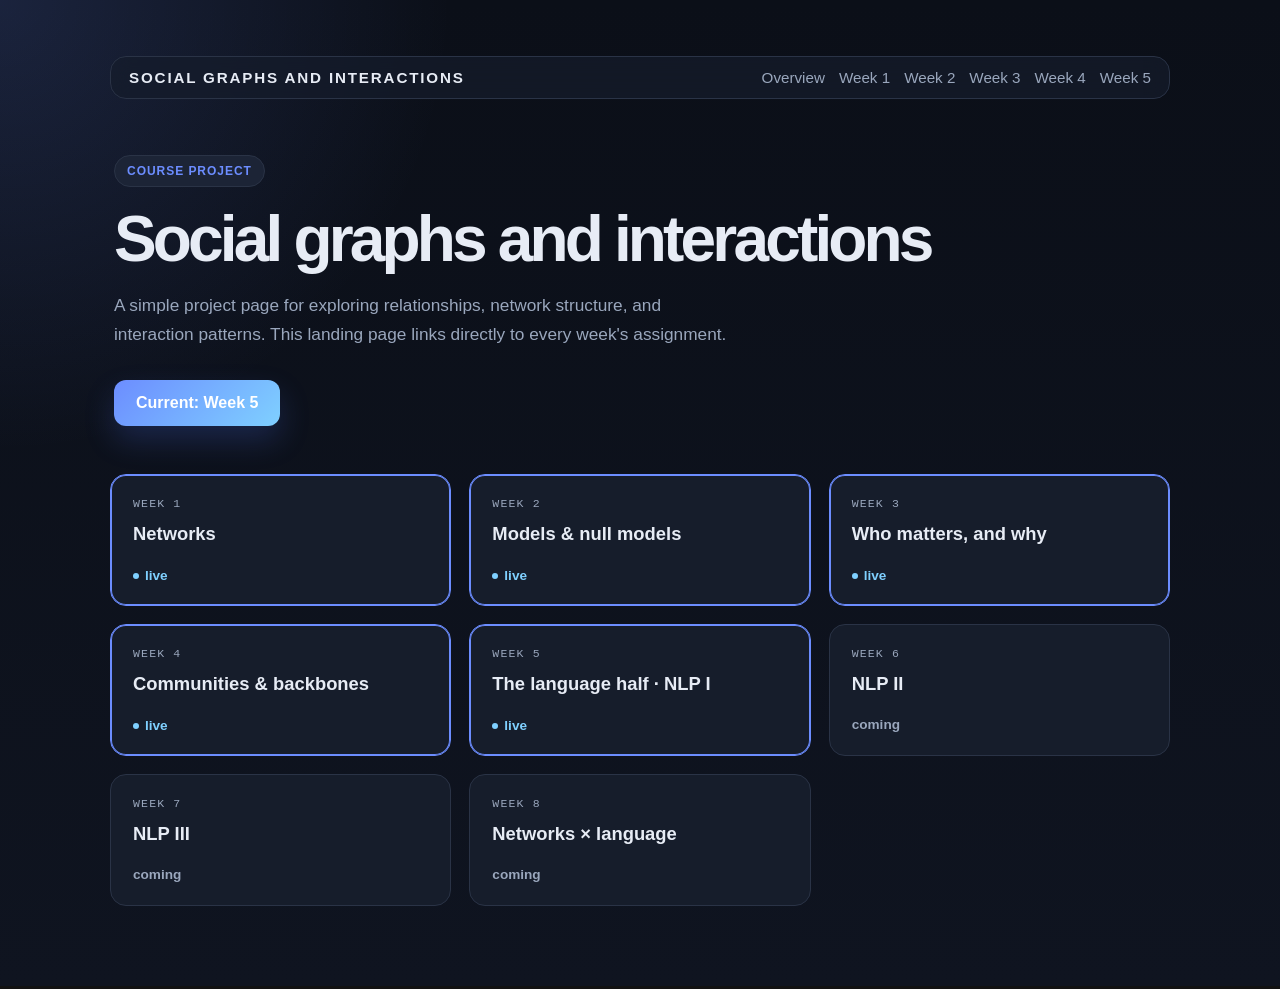
<file: index.html>
<!DOCTYPE html>
<html lang="en">
  <head>
    <meta charset="UTF-8" />
    <meta name="viewport" content="width=device-width, initial-scale=1.0" />
    <title>Social Graphs and Interactions</title>
    <style>
      :root {
        --bg: #0f1420;
        --panel: #161d2b;
        --panel-soft: #1c2436;
        --text: #e7ecf5;
        --muted: #9aa7bd;
        --line: #2a3346;
        --accent: #6c8dff;
        --accent-2: #7fd0ff;
        --shadow: 0 18px 40px rgba(0, 0, 0, 0.45);
      }

      * {
        box-sizing: border-box;
      }

      html {
        scroll-behavior: smooth;
        color-scheme: dark;
      }

      body {
        margin: 0;
        min-height: 100vh;
        font-family: -apple-system, BlinkMacSystemFont, "Segoe UI", sans-serif;
        background:
          radial-gradient(circle at top left, rgba(108, 141, 255, 0.16), transparent 28%),
          linear-gradient(180deg, #0b0f18 0%, var(--bg) 100%);
        color: var(--text);
      }

      .page {
        max-width: 1100px;
        margin: 0 auto;
        padding: 56px 20px 80px;
      }

      .topbar {
        display: flex;
        justify-content: space-between;
        align-items: center;
        margin-bottom: 32px;
        padding: 12px 18px;
        border: 1px solid var(--line);
        border-radius: 16px;
        background: rgba(22, 29, 43, 0.72);
        backdrop-filter: blur(10px);
      }

      .brand {
        font-size: 0.95rem;
        letter-spacing: 0.12em;
        text-transform: uppercase;
        font-weight: 700;
        color: var(--text);
      }

      .nav {
        display: flex;
        gap: 14px;
        align-items: center;
      }

      .nav a {
        color: var(--muted);
        text-decoration: none;
        font-size: 0.95rem;
      }

      .hero {
        padding: 24px 4px 12px;
      }

      .eyebrow {
        display: inline-block;
        padding: 8px 12px;
        border-radius: 999px;
        background: var(--panel-soft);
        border: 1px solid var(--line);
        font-size: 0.75rem;
        letter-spacing: 0.08em;
        text-transform: uppercase;
        color: var(--accent);
        font-weight: 700;
      }

      h1 {
        margin: 20px 0 18px;
        font-size: clamp(2.5rem, 5vw, 4.3rem);
        line-height: 1.03;
        letter-spacing: -0.06em;
      }

      .hero p {
        max-width: 620px;
        margin: 0;
        color: var(--muted);
        font-size: 1.08rem;
        line-height: 1.7;
      }

      .actions {
        display: flex;
        flex-wrap: wrap;
        gap: 16px;
        margin-top: 30px;
      }

      .button {
        display: inline-flex;
        justify-content: center;
        align-items: center;
        min-height: 46px;
        padding: 0 22px;
        border-radius: 12px;
        text-decoration: none;
        font-weight: 600;
        transition: transform 0.2s ease, box-shadow 0.2s ease;
      }

      .button:hover {
        transform: translateY(-1px);
      }

      .button.primary {
        background: linear-gradient(135deg, var(--accent), var(--accent-2));
        color: white;
        box-shadow: 0 14px 30px rgba(69, 104, 220, 0.24);
      }

      .button.secondary {
        background: rgba(22, 29, 43, 0.9);
        border: 1px solid var(--line);
        color: var(--text);
      }

      .week-grid {
        display: grid;
        grid-template-columns: repeat(3, minmax(0, 1fr));
        gap: 18px;
        margin-top: 36px;
      }

      .week-card {
        display: block;
        background: var(--panel);
        border: 1px solid var(--line);
        border-radius: 16px;
        padding: 22px 22px;
        text-decoration: none;
        color: inherit;
        transition: border-color 0.2s ease, transform 0.2s ease, box-shadow 0.2s ease;
      }

      a.week-card:hover {
        transform: translateY(-2px);
      }

      .week-card.is-live {
        border-color: var(--accent);
        box-shadow: 0 0 0 1px var(--accent) inset;
      }

      a.week-card.is-live:hover {
        box-shadow: 0 0 0 1px var(--accent) inset, 0 14px 30px rgba(108, 141, 255, 0.18);
      }

      .week-card .week-label {
        display: block;
        font-family: ui-monospace, SFMono-Regular, Menlo, Consolas, monospace;
        font-size: 0.72rem;
        letter-spacing: 0.1em;
        text-transform: uppercase;
        color: var(--muted);
        margin-bottom: 12px;
      }

      .week-card h2 {
        margin: 0 0 18px;
        font-size: 1.15rem;
        line-height: 1.35;
      }

      .week-card .status {
        display: inline-flex;
        align-items: center;
        gap: 6px;
        font-size: 0.85rem;
        font-weight: 600;
        color: var(--muted);
      }

      .week-card.is-live .status {
        color: var(--accent-2);
      }

      .week-card .status .dot {
        width: 6px;
        height: 6px;
        border-radius: 50%;
        background: var(--accent-2);
        display: inline-block;
      }

      @media (max-width: 900px) {
        .week-grid {
          grid-template-columns: repeat(2, minmax(0, 1fr));
        }
      }

      @media (max-width: 760px) {
        .topbar {
          flex-direction: column;
          gap: 12px;
        }

        .hero {
          padding: 20px 4px 8px;
        }
      }

      @media (max-width: 560px) {
        .week-grid {
          grid-template-columns: 1fr;
        }
      }
    </style>
  </head>
  <body>
    <div class="page">
      <header class="topbar">
        <div class="brand">Social Graphs and Interactions</div>
        <nav class="nav" aria-label="Main navigation">
          <a href="#overview">Overview</a>
          <a href="Week1/jonathan-week1.html">Week 1</a>
          <a href="Week2/week2.html">Week 2</a>
          <a href="Week3/week3.html">Week 3</a>
          <a href="Week4/week4.html">Week 4</a>
          <a href="Week5/week5.html">Week 5</a>
        </nav>
      </header>

      <main>
        <section class="hero" id="overview">
          <div class="eyebrow">Course project</div>
          <h1>Social graphs and interactions</h1>
          <p>
            A simple project page for exploring relationships, network structure, and interaction patterns.
            This landing page links directly to every week's assignment.
          </p>

          <div class="actions">
            <a class="button primary" href="Week5/week5.html">Current: Week 5</a>
          </div>
        </section>

        <section class="week-grid" aria-label="Weekly assignments">
          <a class="week-card is-live" href="Week1/jonathan-week1.html">
            <span class="week-label">Week 1</span>
            <h2>Networks</h2>
            <span class="status"><span class="dot"></span>live</span>
          </a>

          <a class="week-card is-live" href="Week2/week2.html">
            <span class="week-label">Week 2</span>
            <h2>Models &amp; null models</h2>
            <span class="status"><span class="dot"></span>live</span>
          </a>

          <a class="week-card is-live" href="Week3/week3.html">
            <span class="week-label">Week 3</span>
            <h2>Who matters, and why</h2>
            <span class="status"><span class="dot"></span>live</span>
          </a>

          <a class="week-card is-live" href="Week4/week4.html">
            <span class="week-label">Week 4</span>
            <h2>Communities &amp; backbones</h2>
            <span class="status"><span class="dot"></span>live</span>
          </a>

          <a class="week-card is-live" href="Week5/week5.html">
            <span class="week-label">Week 5</span>
            <h2>The language half · NLP I</h2>
            <span class="status"><span class="dot"></span>live</span>
          </a>

          <article class="week-card">
            <span class="week-label">Week 6</span>
            <h2>NLP II</h2>
            <span class="status">coming</span>
          </article>

          <article class="week-card">
            <span class="week-label">Week 7</span>
            <h2>NLP III</h2>
            <span class="status">coming</span>
          </article>

          <article class="week-card">
            <span class="week-label">Week 8</span>
            <h2>Networks × language</h2>
            <span class="status">coming</span>
          </article>
        </section>
      </main>
    </div>
  </body>
</html>
</file>
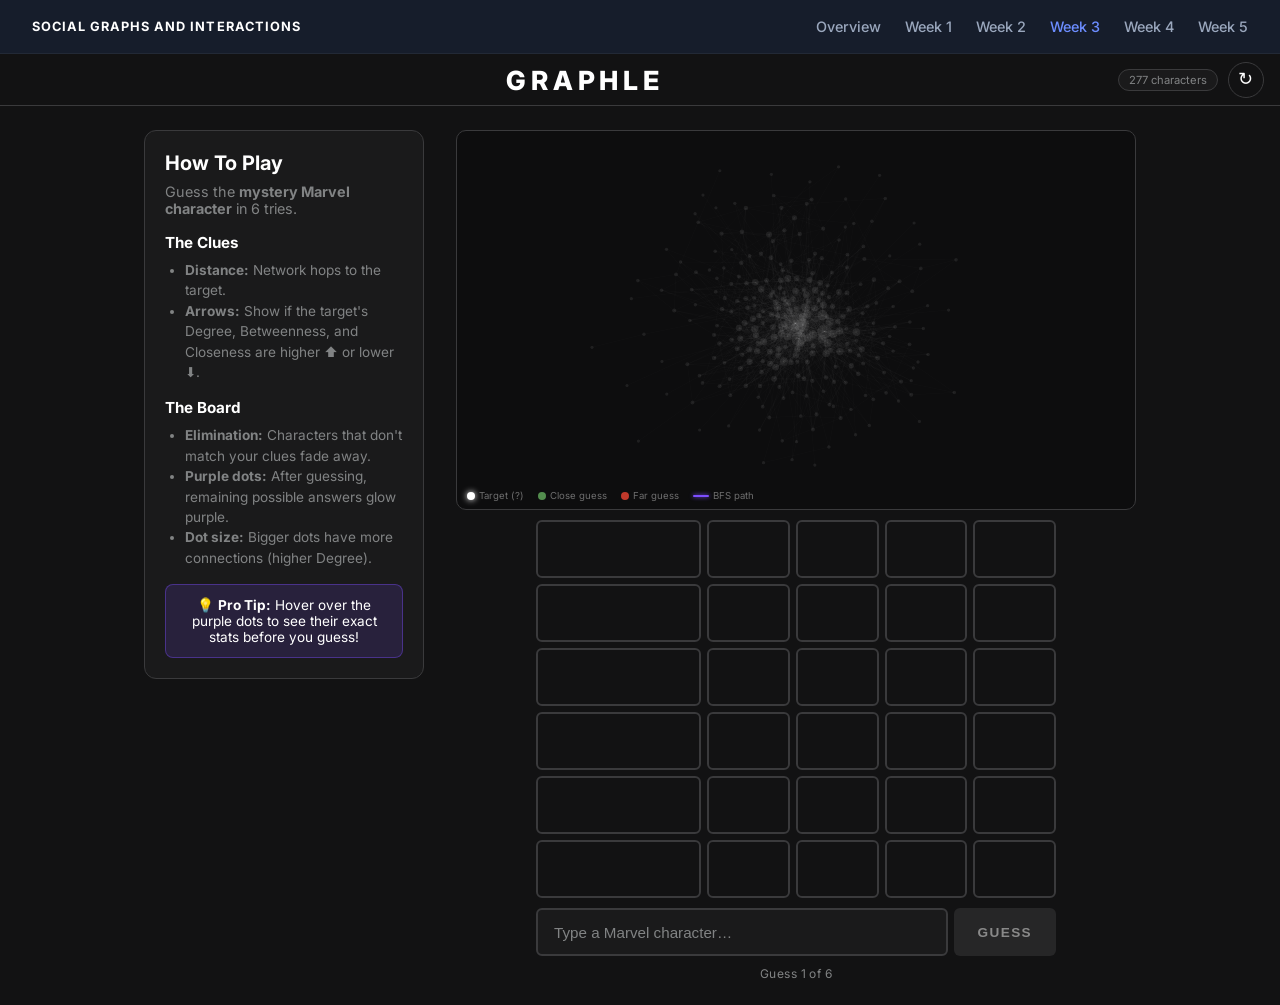
<file: Week3/week3.html>
<!DOCTYPE html>
<html lang="en">
<head>
  <meta charset="UTF-8" />
  <meta name="viewport" content="width=device-width, initial-scale=1.0" />
  <title>Graphle — Network Deduction Game</title>
  <link rel="preconnect" href="https://fonts.googleapis.com" />
  <link rel="preconnect" href="https://fonts.gstatic.com" crossorigin />
  <link href="https://fonts.googleapis.com/css2?family=Inter:wght@400;600;700;800&display=swap" rel="stylesheet" />
  <link rel="stylesheet" href="week3.css" />
</head>
<body>

  <!-- ─── Global Nav ────────────────────────────────────────────── -->
  <nav class="global-nav">
    <div class="global-nav-brand">SOCIAL GRAPHS AND INTERACTIONS</div>
    <div class="global-nav-links">
      <a href="../index.html">Overview</a>
      <a href="../Week1/jonathan-week1.html">Week 1</a>
      <a href="../Week2/week2.html">Week 2</a>
      <a href="week3.html" class="active">Week 3</a>
      <a href="../Week4/week4.html">Week 4</a>
      <a href="../Week5/week5.html">Week 5</a>
    </div>
  </nav>

  <!-- ─── Top Nav ─────────────────────────────────────────────── -->
  <nav id="navbar">
    <div style="width: 36px"></div>
    <div class="nav-title">
      <h1>GRAPHLE</h1>
    </div>
    <div class="nav-right">
      <span id="node-count" class="badge"></span>
      <button id="btn-new-game" class="nav-icon" title="New Game">↻</button>
    </div>
  </nav>

  <!-- ─── Page Layout ─────────────────────────────────────────── -->
  <div class="page-layout">
    
    <!-- ─── Sidebar Help ────────────────────────────────────────── -->
    <aside class="sidebar-help">
      <h2>How To Play</h2>
      <p>Guess the <strong>mystery Marvel character</strong> in 6 tries.</p>

      <div class="help-section" style="text-align: left;">
        <h3 style="margin-top: 10px;">The Clues</h3>
        <ul style="color: var(--text-dim); font-size: 0.85rem; line-height: 1.5; margin-left: 20px; margin-bottom: 16px;">
          <li><strong>Distance:</strong> Network hops to the target.</li>
          <li><strong>Arrows:</strong> Show if the target's Degree, Betweenness, and Closeness are higher ⬆️ or lower ⬇️.</li>
        </ul>
        
        <h3>The Board</h3>
        <ul style="color: var(--text-dim); font-size: 0.85rem; line-height: 1.5; margin-left: 20px; margin-bottom: 16px;">
          <li><strong>Elimination:</strong> Characters that don't match your clues fade away.</li>
          <li><strong>Purple dots:</strong> After guessing, remaining possible answers glow purple.</li>
          <li><strong>Dot size:</strong> Bigger dots have more connections (higher Degree).</li>
        </ul>
      </div>

      <p class="help-hint">💡 <strong>Pro Tip:</strong> Hover over the purple dots to see their exact stats before you guess!</p>
    </aside>

    <!-- ─── Main Game Area ──────────────────────────────────────── -->
    <main id="game">

    <!-- Graph Visualization -->
    <div id="graph-container">
      <canvas id="graph-canvas"></canvas>
      <div id="graph-legend">
        <span class="gl-item"><span class="gl-dot gl-target"></span>Target (?)</span>
        <span class="gl-item"><span class="gl-dot gl-guess-close"></span>Close guess</span>
        <span class="gl-item"><span class="gl-dot gl-guess-far"></span>Far guess</span>
        <span class="gl-item"><span class="gl-line"></span>BFS path</span>
      </div>
      <div id="graph-loading">Computing layout…</div>
    </div>

    <!-- Guess Board -->
    <div id="board-container">
      <div id="board"></div>
    </div>
    
    <!-- Toast Notifications -->
    <div id="toast-container"></div>
    <div id="hover-tooltip" class="hidden"></div>

    <!-- Search Bar -->
    <div id="input-area">
      <div class="search-wrapper">
        <input
          type="text"
          id="search-input"
          placeholder="Type a Marvel character…"
          autocomplete="off"
          spellcheck="false"
        />
        <ul id="autocomplete-list" class="hidden"></ul>
      </div>
      <button id="btn-guess" disabled>GUESS</button>
    </div>
    <p id="guess-label">Guess <span id="guess-num">1</span> of 6</p>
  </main>
  </div>

  <!-- ─── Result Modal (Win / Lose) ──────────────────────────── -->
  <div id="result-overlay" class="overlay hidden">
    <div class="modal result-modal">
      <div id="result-emoji"></div>
      <h2 id="result-title"></h2>
      <p id="result-body"></p>
      <div id="result-stats"></div>
      <button id="result-btn" class="btn-primary">Play Again</button>
    </div>
  </div>

  <script src="week3.js"></script>
</body>
</html>
</file>
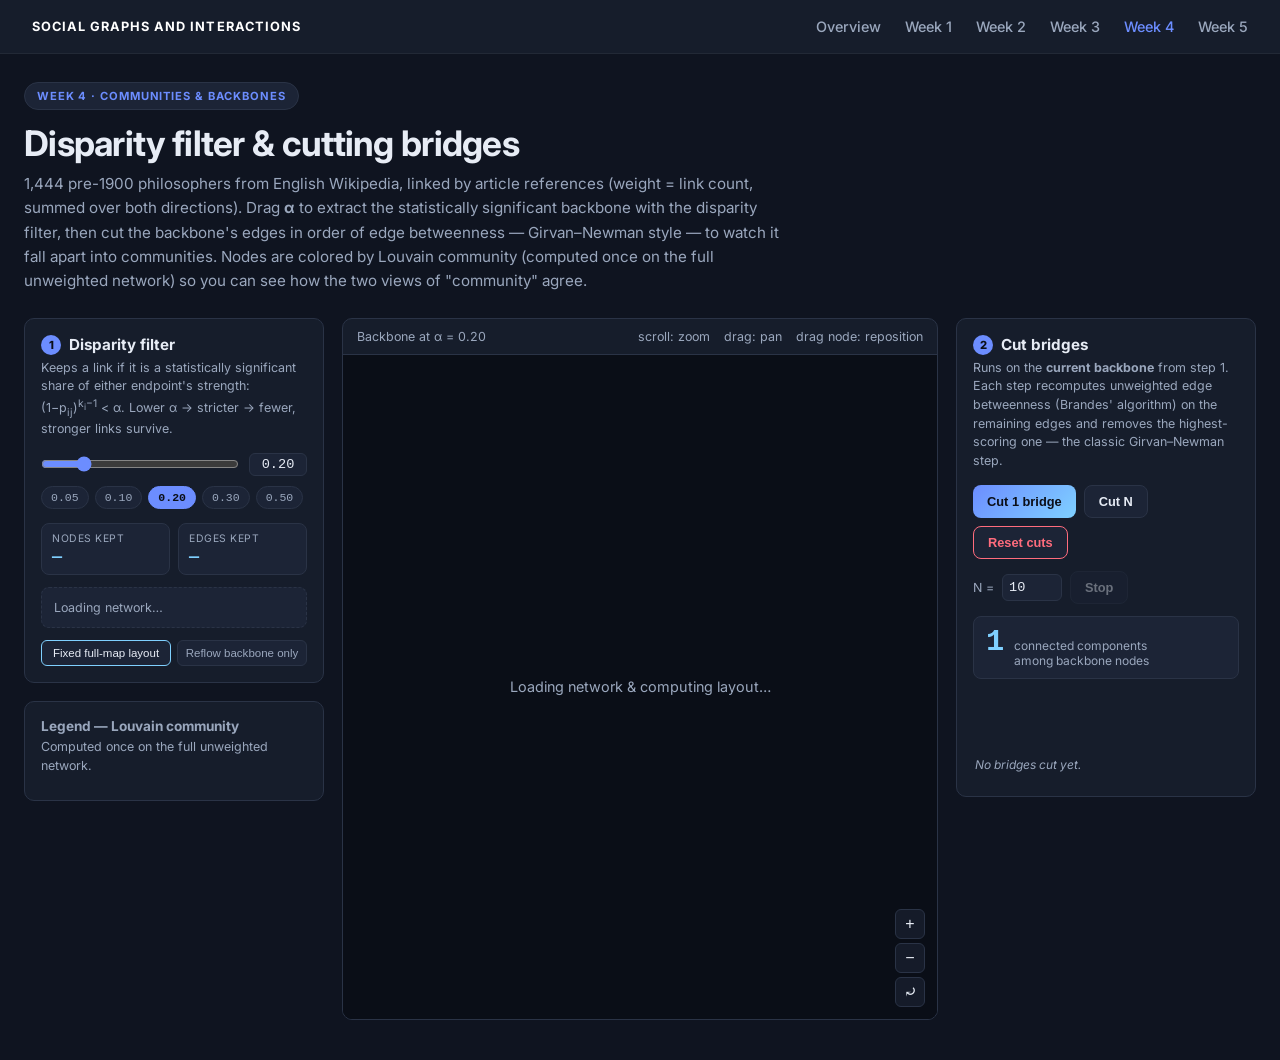
<file: Week4/week4.html>
<!DOCTYPE html>
<html lang="en">
<head>
  <meta charset="UTF-8" />
  <meta name="viewport" content="width=device-width, initial-scale=1.0" />
  <title>Week 4 — Communities &amp; Backbones</title>
  <link rel="preconnect" href="https://fonts.googleapis.com" />
  <link rel="preconnect" href="https://fonts.gstatic.com" crossorigin />
  <link href="https://fonts.googleapis.com/css2?family=Inter:wght@400;500;600;700;800&display=swap" rel="stylesheet" />
  <link rel="stylesheet" href="week4.css" />
</head>
<body>

  <!-- ─── Global Nav ────────────────────────────────────────────── -->
  <nav class="global-nav">
    <div class="global-nav-brand">SOCIAL GRAPHS AND INTERACTIONS</div>
    <div class="global-nav-links">
      <a href="../index.html">Overview</a>
      <a href="../Week1/jonathan-week1.html">Week 1</a>
      <a href="../Week2/week2.html">Week 2</a>
      <a href="../Week3/week3.html">Week 3</a>
      <a href="week4.html" class="active">Week 4</a>
      <a href="../Week5/week5.html">Week 5</a>
    </div>
  </nav>

  <!-- ─── Page Header ─────────────────────────────────────────── -->
  <header class="page-header">
    <span class="eyebrow">Week 4 · Communities &amp; backbones</span>
    <h1>Disparity filter &amp; cutting bridges</h1>
    <p>
      1,444 pre-1900 philosophers from English Wikipedia, linked by article references
      (weight = link count, summed over both directions). Drag <strong>α</strong> to extract
      the statistically significant backbone with the disparity filter, then cut the
      backbone's edges in order of edge betweenness — Girvan&ndash;Newman style — to watch it
      fall apart into communities. Nodes are colored by Louvain community (computed once on
      the full unweighted network) so you can see how the two views of "community" agree.
    </p>
  </header>

  <!-- ─── App Layout ──────────────────────────────────────────── -->
  <div class="app-layout">

    <!-- ─── Left Sidebar: Disparity Filter ───────────────────── -->
    <aside class="sidebar">
      <div class="panel">
        <h2><span class="step-num">1</span> Disparity filter</h2>
        <p class="sub">
          Keeps a link if it is a statistically significant share of either endpoint's
          strength: (1&minus;p<sub>ij</sub>)<sup>k<sub>i</sub>&minus;1</sup> &lt; α.
          Lower α → stricter → fewer, stronger links survive.
        </p>

        <div class="slider-row">
          <input type="range" id="alpha-slider" min="0.01" max="1" step="0.01" value="0.2" />
          <span class="alpha-value" id="alpha-value">0.20</span>
        </div>

        <div class="preset-row" id="preset-row">
          <button class="preset-btn" data-alpha="0.05">0.05</button>
          <button class="preset-btn" data-alpha="0.1">0.10</button>
          <button class="preset-btn active" data-alpha="0.2">0.20</button>
          <button class="preset-btn" data-alpha="0.3">0.30</button>
          <button class="preset-btn" data-alpha="0.5">0.50</button>
        </div>

        <div class="stat-grid">
          <div class="stat-box">
            <div class="stat-label">Nodes kept</div>
            <div class="stat-value big" id="stat-nodes">—</div>
          </div>
          <div class="stat-box">
            <div class="stat-label">Edges kept</div>
            <div class="stat-value big" id="stat-edges">—</div>
          </div>
        </div>

        <div class="caption-box" id="filter-caption">Loading network…</div>

        <div class="layout-toggle">
          <button id="layout-fixed" class="active">Fixed full-map layout</button>
          <button id="layout-backbone">Reflow backbone only</button>
        </div>
      </div>

      <div class="panel">
        <h2 style="font-size:0.85rem; color: var(--muted);">Legend — Louvain community</h2>
        <p class="sub" style="margin-bottom:8px;">Computed once on the full unweighted network.</p>
        <div class="legend-list" id="legend-list"></div>
      </div>
    </aside>

    <!-- ─── Center: Graph Canvas ──────────────────────────────── -->
    <main class="panel graph-panel">
      <div class="graph-toolbar">
        <span id="toolbar-title">Backbone at α = 0.20</span>
        <span class="hint">
          <span>scroll: zoom</span>
          <span>drag: pan</span>
          <span>drag node: reposition</span>
        </span>
      </div>
      <div id="graph-container">
        <canvas id="graph-canvas"></canvas>
        <div id="graph-loading">Loading network &amp; computing layout…</div>
        <div id="hover-tooltip" class="hidden"></div>
        <div class="zoom-controls">
          <button id="zoom-in" title="Zoom in">+</button>
          <button id="zoom-out" title="Zoom out">&minus;</button>
          <button id="zoom-reset" title="Reset view">⤾</button>
        </div>
      </div>
    </main>

    <!-- ─── Right Sidebar: Bridge Cutting ─────────────────────── -->
    <aside class="sidebar">
      <div class="panel">
        <h2><span class="step-num">2</span> Cut bridges</h2>
        <p class="sub">
          Runs on the <strong>current backbone</strong> from step 1. Each step recomputes
          unweighted edge betweenness (Brandes' algorithm) on the remaining edges and removes
          the highest-scoring one — the classic Girvan&ndash;Newman step.
        </p>

        <div class="btn-row">
          <button class="btn" id="btn-cut-one">Cut 1 bridge</button>
          <button class="btn secondary" id="btn-cut-n">Cut N</button>
          <button class="btn danger" id="btn-reset-cuts">Reset cuts</button>
        </div>

        <div class="num-input-row">
          <label for="cut-n-input">N =</label>
          <input type="number" id="cut-n-input" min="1" max="200" value="10" />
          <button class="btn secondary" id="btn-stop-auto" disabled>Stop</button>
        </div>

        <div class="components-readout">
          <span class="big-num" id="stat-components">1</span>
          <span class="lbl">connected components<br />among backbone nodes</span>
        </div>

        <svg id="sparkline" viewBox="0 0 280 46" preserveAspectRatio="none"></svg>

        <div class="cut-log" id="cut-log">
          <div class="cut-log-empty">No bridges cut yet.</div>
        </div>
      </div>
    </aside>

  </div>

  <script src="https://d3js.org/d3.v7.min.js"></script>
  <script src="week4.js"></script>
</body>
</html>
</file>
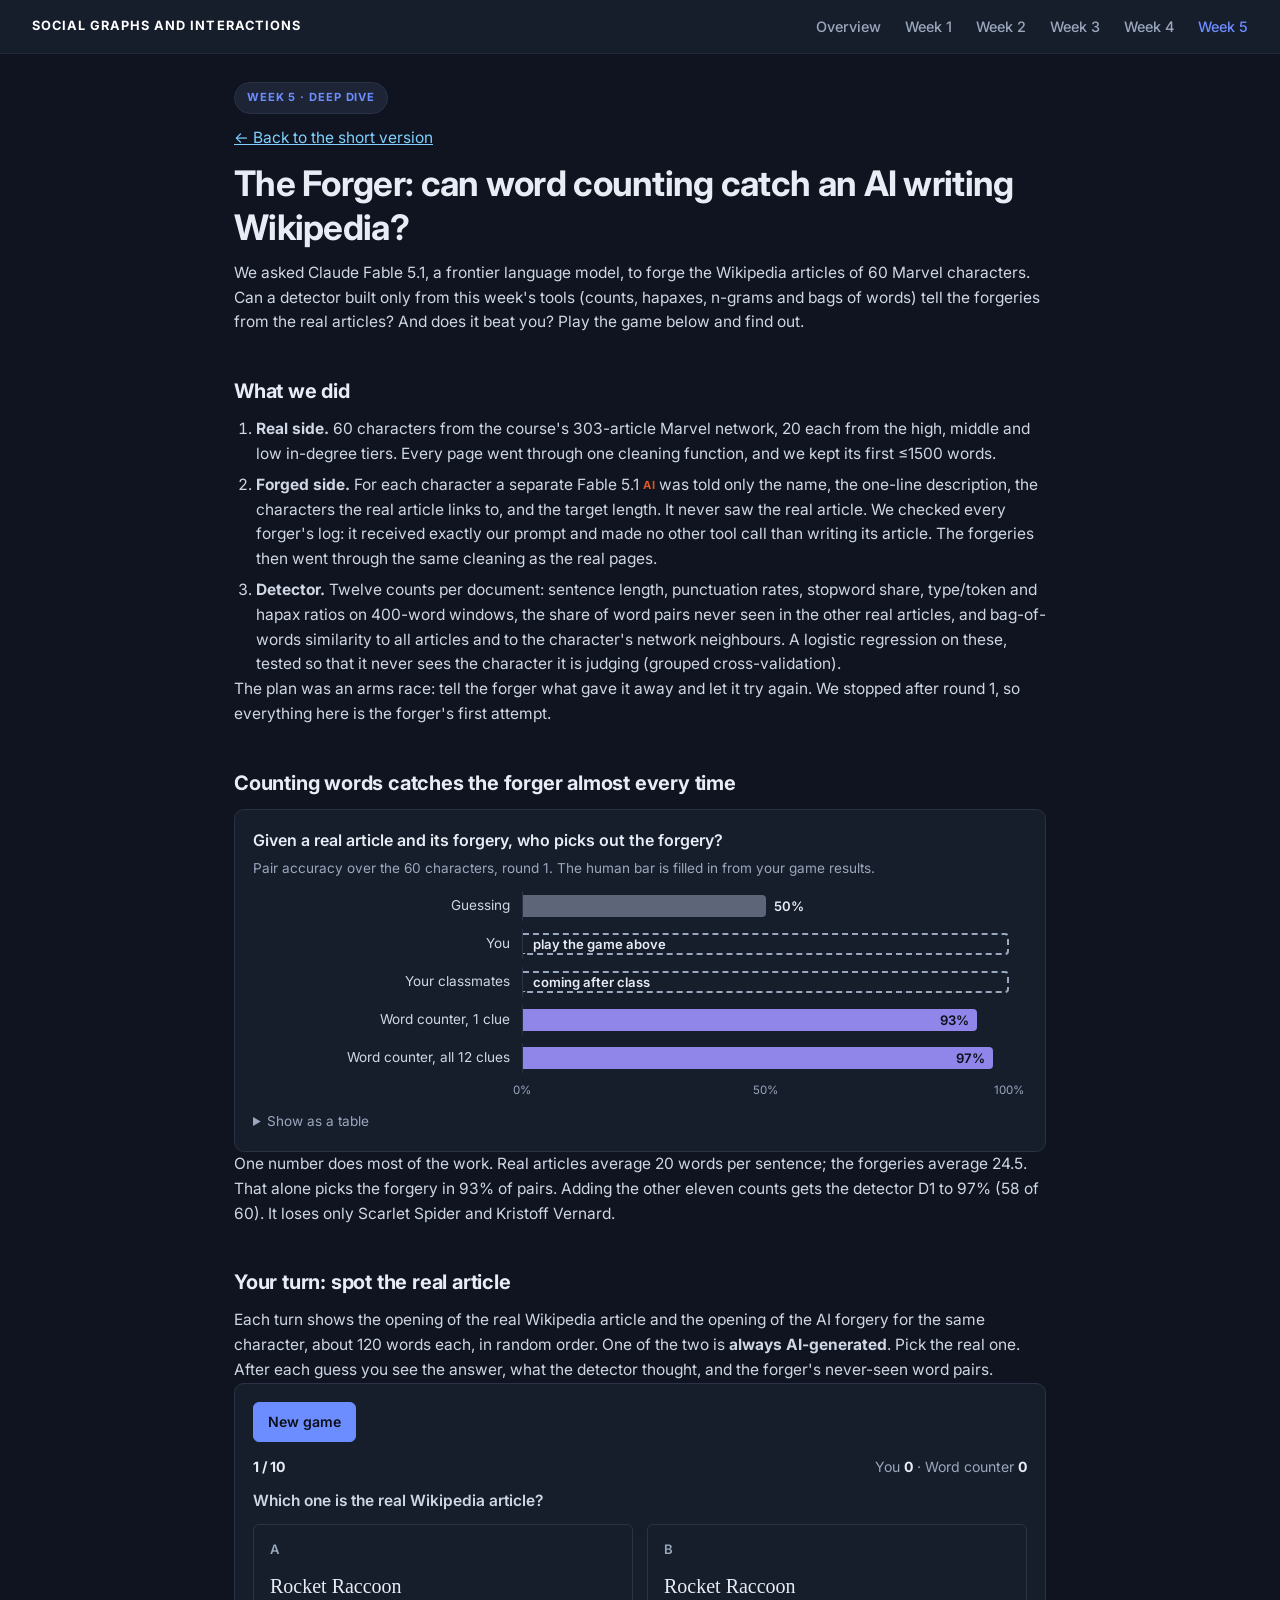
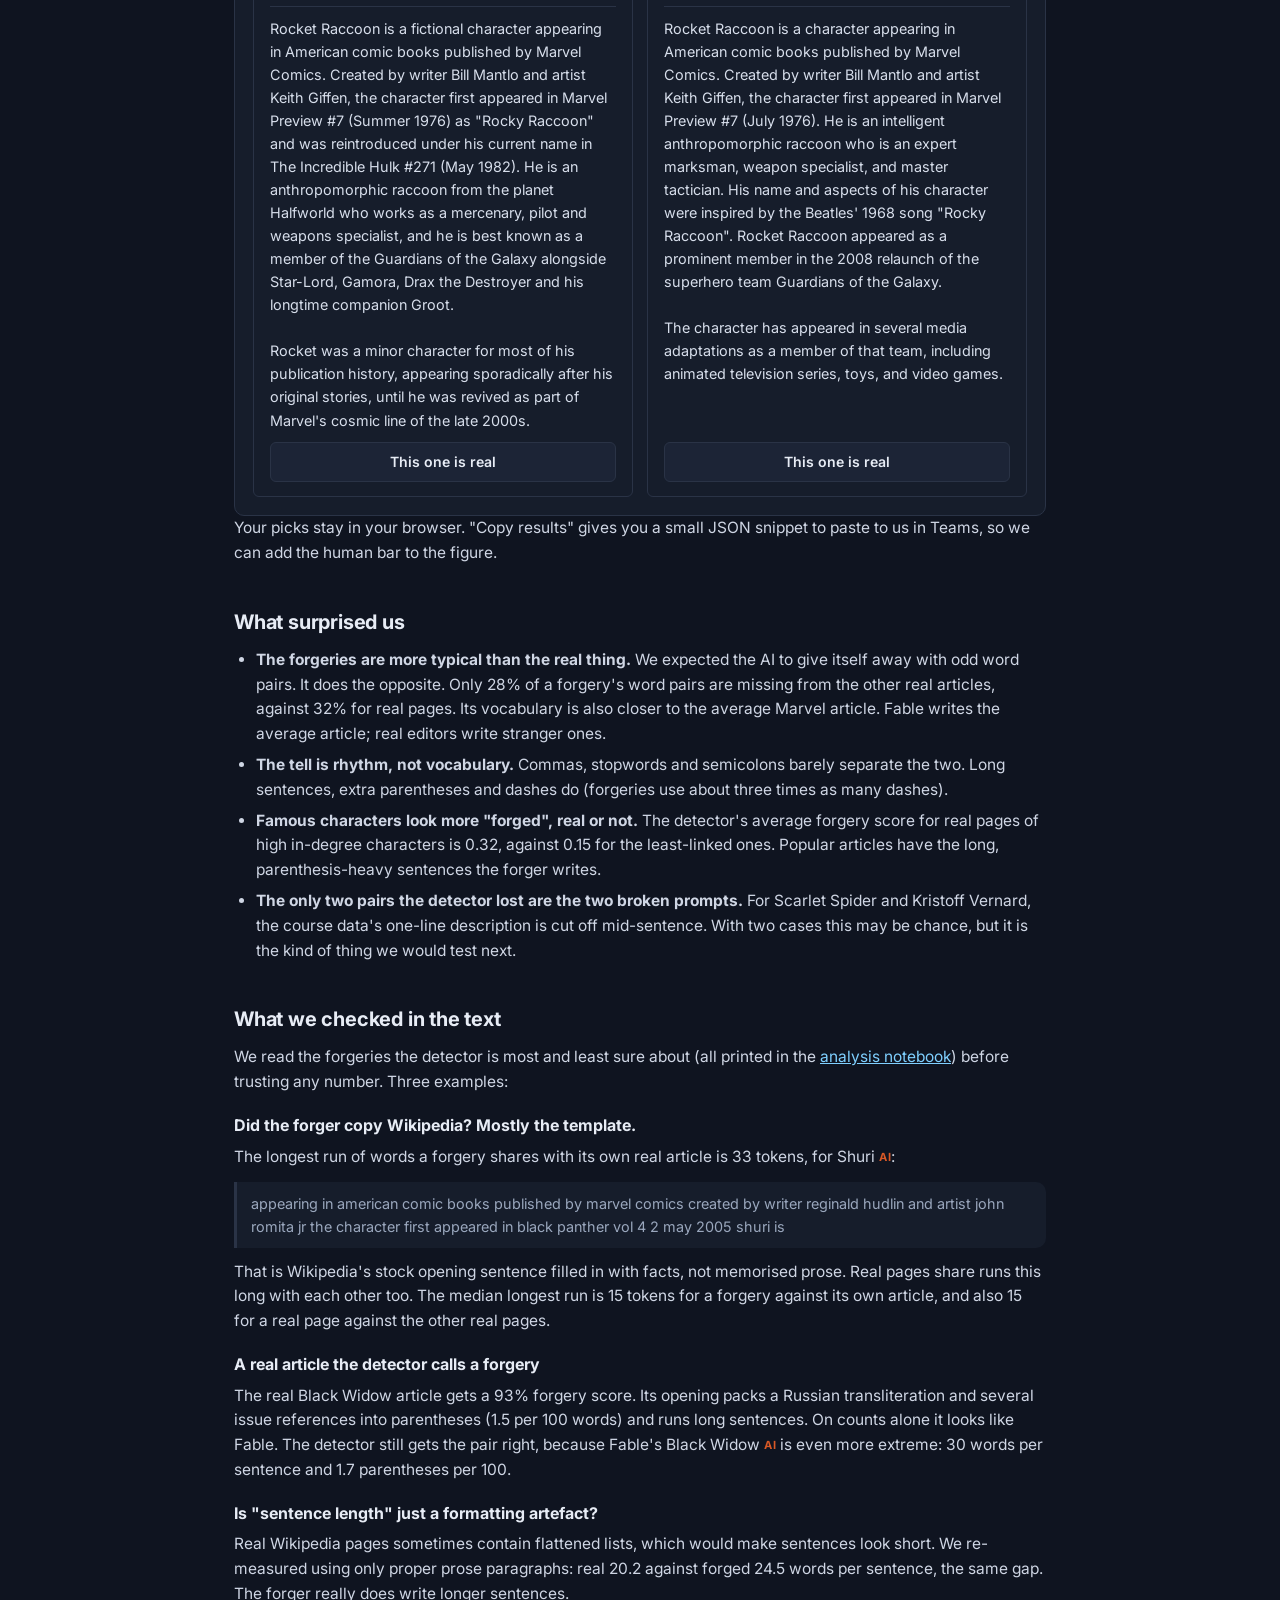
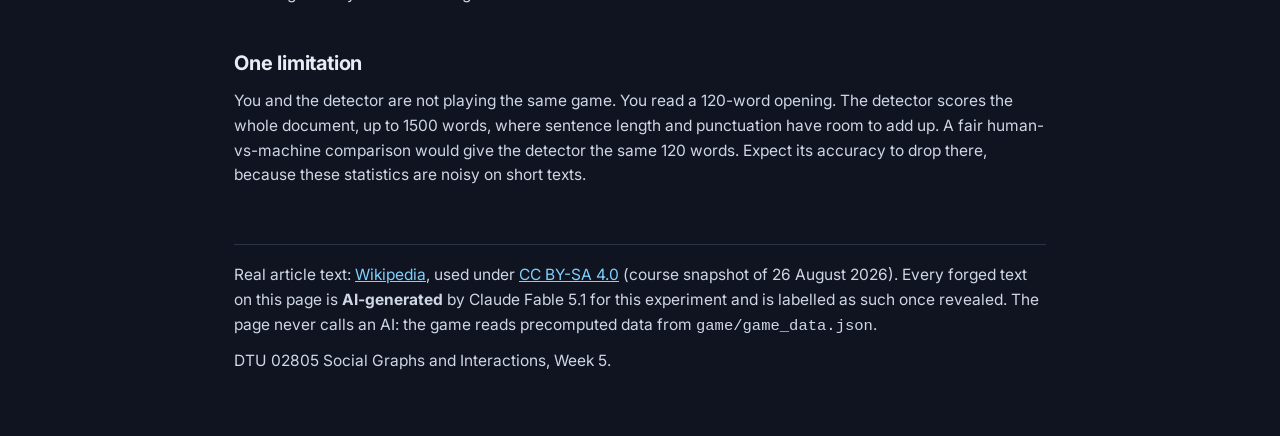
<file: Week5/week5-deep-dive.html>
<!DOCTYPE html>
<html lang="en">
<head>
  <meta charset="UTF-8" />
  <meta name="viewport" content="width=device-width, initial-scale=1.0" />
  <title>Week 5 — The Forger (deep dive)</title>
  <link rel="preconnect" href="https://fonts.googleapis.com" />
  <link rel="preconnect" href="https://fonts.gstatic.com" crossorigin />
  <link href="https://fonts.googleapis.com/css2?family=Inter:wght@400;500;600;700;800&display=swap" rel="stylesheet" />
  <link rel="icon" href="data:," />
  <link rel="stylesheet" href="week5.css" />
  <link rel="stylesheet" href="game/game.css" />
</head>
<body>

  <!-- ─── Global Nav ────────────────────────────────────────────── -->
  <nav class="global-nav">
    <div class="global-nav-brand">SOCIAL GRAPHS AND INTERACTIONS</div>
    <div class="global-nav-links">
      <a href="../index.html">Overview</a>
      <a href="../Week1/jonathan-week1.html">Week 1</a>
      <a href="../Week2/week2.html">Week 2</a>
      <a href="../Week3/week3.html">Week 3</a>
      <a href="../Week4/week4.html">Week 4</a>
      <a href="week5.html" class="active">Week 5</a>
    </div>
  </nav>

  <main class="post">

    <!-- 1. The question -->
    <header class="page-header">
      <span class="eyebrow">Week 5 · Deep dive</span>
      <p class="note" style="margin-bottom:10px"><a href="week5.html">&larr; Back to the short version</a></p>
      <h1>The Forger: can word counting catch an AI writing Wikipedia?</h1>
      <p class="lede">
        We asked Claude Fable 5.1, a frontier language model, to forge the Wikipedia articles of 60 Marvel
        characters. Can a detector built only from this week's tools (counts, hapaxes, n-grams and bags of words)
        tell the forgeries from the real articles? And does it beat you? Play the game below and find out.
      </p>
    </header>

    <!-- 2. What we did -->
    <section>
      <h2>What we did</h2>
      <ol>
        <li><strong>Real side.</strong> 60 characters from the course's 303-article Marvel network, 20 each from the
          high, middle and low in-degree tiers. Every page went through one cleaning function, and we kept
          its first ≤1500 words.</li>
        <li><strong>Forged side.</strong> For each character a separate Fable 5.1 <span class="ai-tag">AI</span>
          was told only the name, the one-line description, the characters the real article links to, and the
          target length. It never saw the real article. We checked every forger's log: it received exactly our
          prompt and made no other tool call than writing its article. The forgeries then went through the same
          cleaning as the real pages.</li>
        <li><strong>Detector.</strong> Twelve counts per document: sentence length, punctuation rates, stopword
          share, type/token and hapax ratios on 400-word windows, the share of word pairs never seen in the other
          real articles, and bag-of-words similarity to all articles and to the character's network neighbours.
          A logistic regression on these, tested so that it never sees the character it is judging (grouped
          cross-validation).</li>
      </ol>
      <p>The plan was an arms race: tell the forger what gave it away and let it try again. We stopped after
        round 1, so everything here is the forger's first attempt.</p>
    </section>

    <!-- 3. Main figure -->
    <section>
      <h2>Counting words catches the forger almost every time</h2>
      <div class="panel">
        <div class="figure-title">Given a real article and its forgery, who picks out the forgery?</div>
        <div class="figure-sub">Pair accuracy over the 60 characters, round 1. The human bar is filled in from your game results.</div>
        <div id="vs-figure"><p class="note">Loading…</p></div>
      </div>
      <p>One number does most of the work. Real articles average 20 words per sentence; the forgeries average 24.5.
        That alone picks the forgery in 93% of pairs. Adding the other eleven counts gets the detector D1 to 97%
        (58 of 60). It loses only Scarlet Spider and Kristoff Vernard.</p>
    </section>

    <!-- 4. The game -->
    <section>
      <h2>Your turn: spot the real article</h2>
      <p>Each turn shows the opening of the real Wikipedia article and the opening of the AI forgery for the same
        character, about 120 words each, in random order. One of the two is <strong>always AI-generated</strong>.
        Pick the real one. After each guess you see the answer, what the detector thought, and the forger's
        never-seen word pairs.</p>
      <div class="panel" id="game"><p class="note">Loading…</p></div>
      <p class="note">Your picks stay in your browser. "Copy results" gives you a small JSON snippet to paste to us
        in Teams, so we can add the human bar to the figure.</p>
    </section>

    <!-- 5. What surprised us -->
    <section>
      <h2>What surprised us</h2>
      <ul>
        <li><strong>The forgeries are more typical than the real thing.</strong> We expected the AI to give itself
          away with odd word pairs. It does the opposite. Only 28% of a forgery's word pairs are missing from the
          other real articles, against 32% for real pages. Its vocabulary is also closer to the average Marvel
          article. Fable writes the average article; real editors write stranger ones.</li>
        <li><strong>The tell is rhythm, not vocabulary.</strong> Commas, stopwords and semicolons barely
          separate the two. Long sentences, extra parentheses and dashes do (forgeries use about three times as
          many dashes).</li>
        <li><strong>Famous characters look more "forged", real or not.</strong> The detector's average forgery
          score for real pages of high in-degree characters is 0.32, against 0.15 for the least-linked ones.
          Popular articles have the long, parenthesis-heavy sentences the forger writes.</li>
        <li><strong>The only two pairs the detector lost are the two broken prompts.</strong> For Scarlet Spider
          and Kristoff Vernard, the course data's one-line description is cut off mid-sentence. With two cases
          this may be chance, but it is the kind of thing we would test next.</li>
      </ul>
    </section>

    <!-- 6. What we checked -->
    <section>
      <h2>What we checked in the text</h2>
      <p>We read the forgeries the detector is most and least sure about (all printed in the
        <a href="notebooks/analysis.ipynb">analysis notebook</a>) before trusting any number. Three examples:</p>
      <h3>Did the forger copy Wikipedia? Mostly the template.</h3>
      <p>The longest run of words a forgery shares with its own real article is 33 tokens, for Shuri
        <span class="ai-tag">AI</span>:</p>
      <blockquote>appearing in american comic books published by marvel comics created by writer reginald hudlin and
        artist john romita jr the character first appeared in black panther vol 4 2 may 2005 shuri is</blockquote>
      <p>That is Wikipedia's stock opening sentence filled in with facts, not memorised prose. Real pages share
        runs this long with each other too. The median longest run is 15 tokens for a forgery against its own
        article, and also 15 for a real page against the other real pages.</p>
      <h3>A real article the detector calls a forgery</h3>
      <p>The real Black Widow article gets a 93% forgery score. Its opening packs a Russian transliteration and
        several issue references into parentheses (1.5 per 100 words) and runs long sentences. On counts alone it
        looks like Fable. The detector still gets the pair right, because Fable's Black Widow
        <span class="ai-tag">AI</span> is even more extreme: 30 words per sentence and 1.7 parentheses per 100.</p>
      <h3>Is "sentence length" just a formatting artefact?</h3>
      <p>Real Wikipedia pages sometimes contain flattened lists, which would make sentences look short. We
        re-measured using only proper prose paragraphs: real 20.2 against forged 24.5 words per sentence, the same
        gap. The forger really does write longer sentences.</p>
    </section>

    <!-- 7. Limitation -->
    <section>
      <h2>One limitation</h2>
      <p>You and the detector are not playing the same game. You read a 120-word opening. The detector scores the
        whole document, up to 1500 words, where sentence length and punctuation have room to add up. A fair
        human-vs-machine comparison would give the detector the same 120 words. Expect its accuracy to drop there,
        because these statistics are noisy on short texts.</p>
    </section>

    <footer class="footer">
      <p>Real article text: <a href="https://en.wikipedia.org/" target="_blank" rel="noopener">Wikipedia</a>, used under
        <a href="https://creativecommons.org/licenses/by-sa/4.0/" target="_blank" rel="noopener">CC BY-SA 4.0</a>
        (course snapshot of 26 August 2026). Every forged text on this page is <strong>AI-generated</strong> by
        Claude Fable 5.1 for this experiment and is labelled as such once revealed. The page never calls an AI: the
        game reads precomputed data from <code>game/game_data.json</code>.</p>
      <p>DTU 02805 Social Graphs and Interactions, Week 5.</p>
    </footer>
  </main>

  <script src="game/game.js"></script>
  <script src="week5.js"></script>
</body>
</html>
</file>
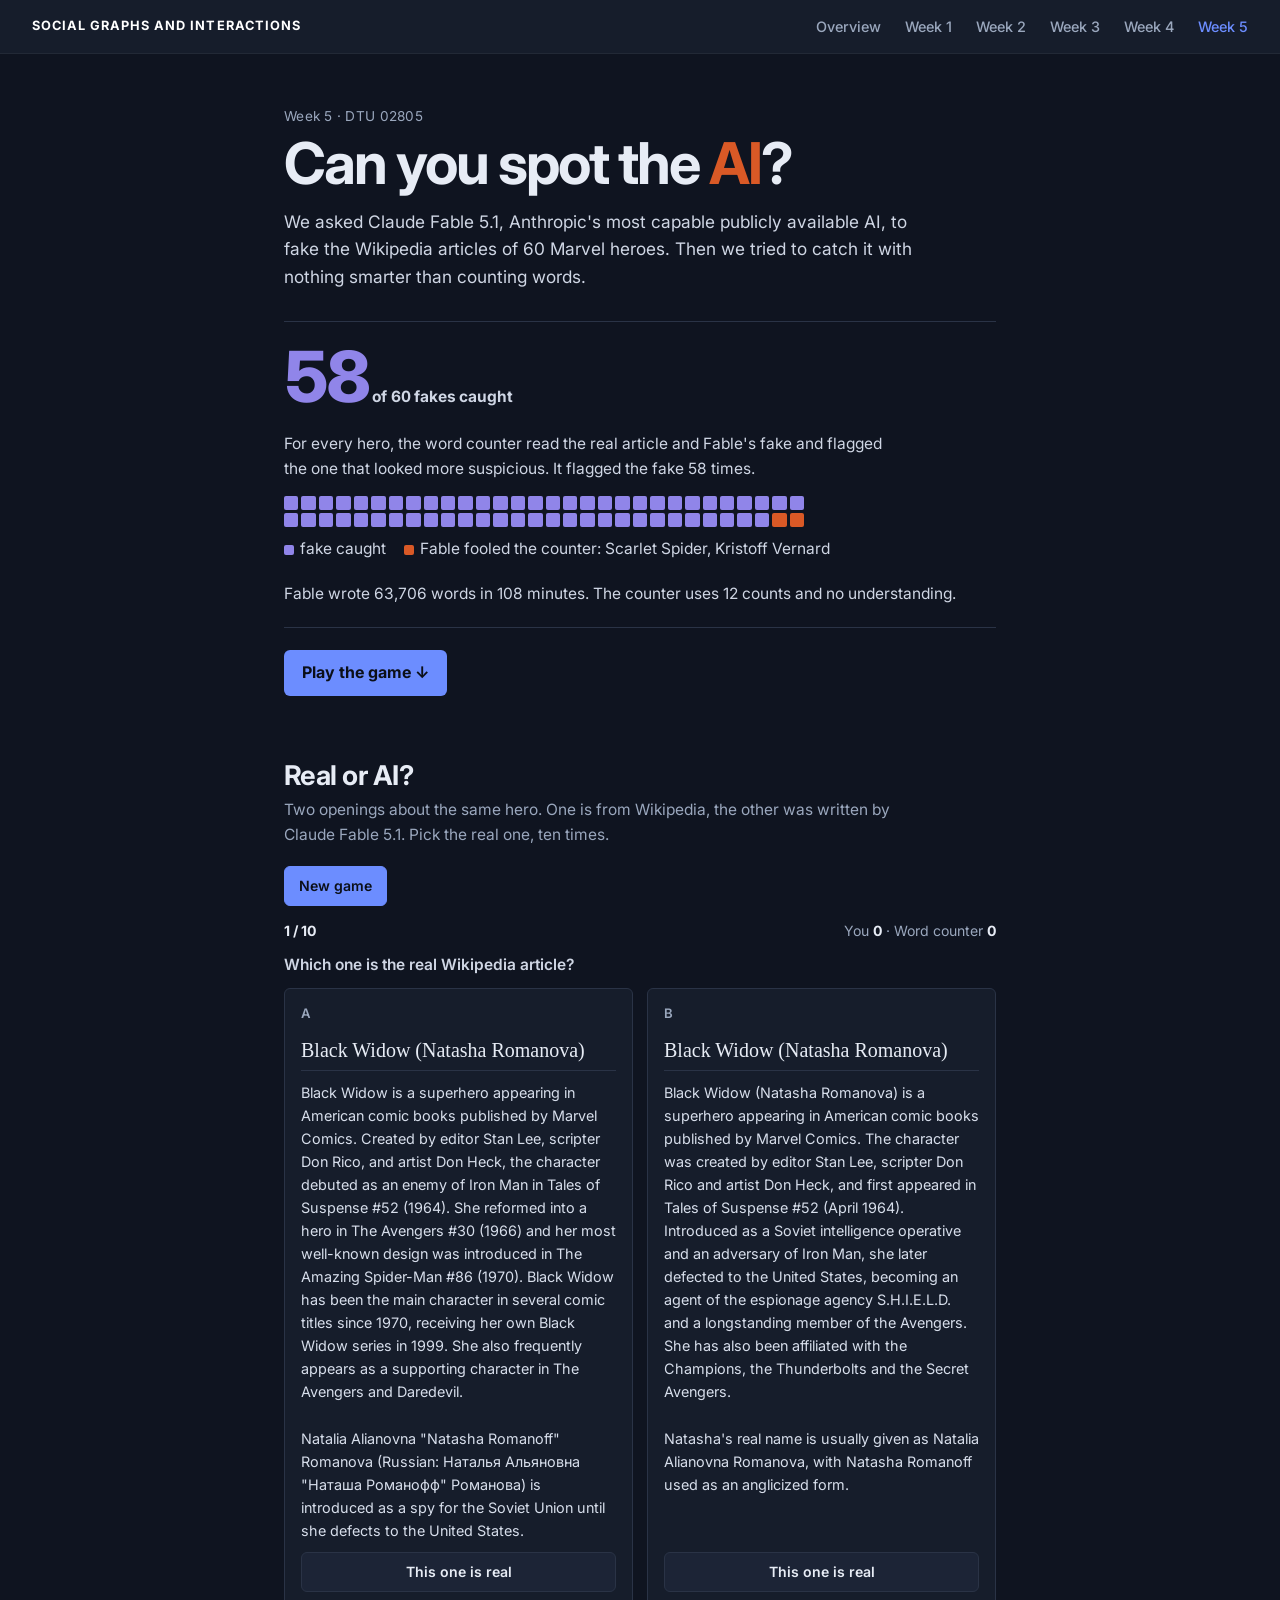
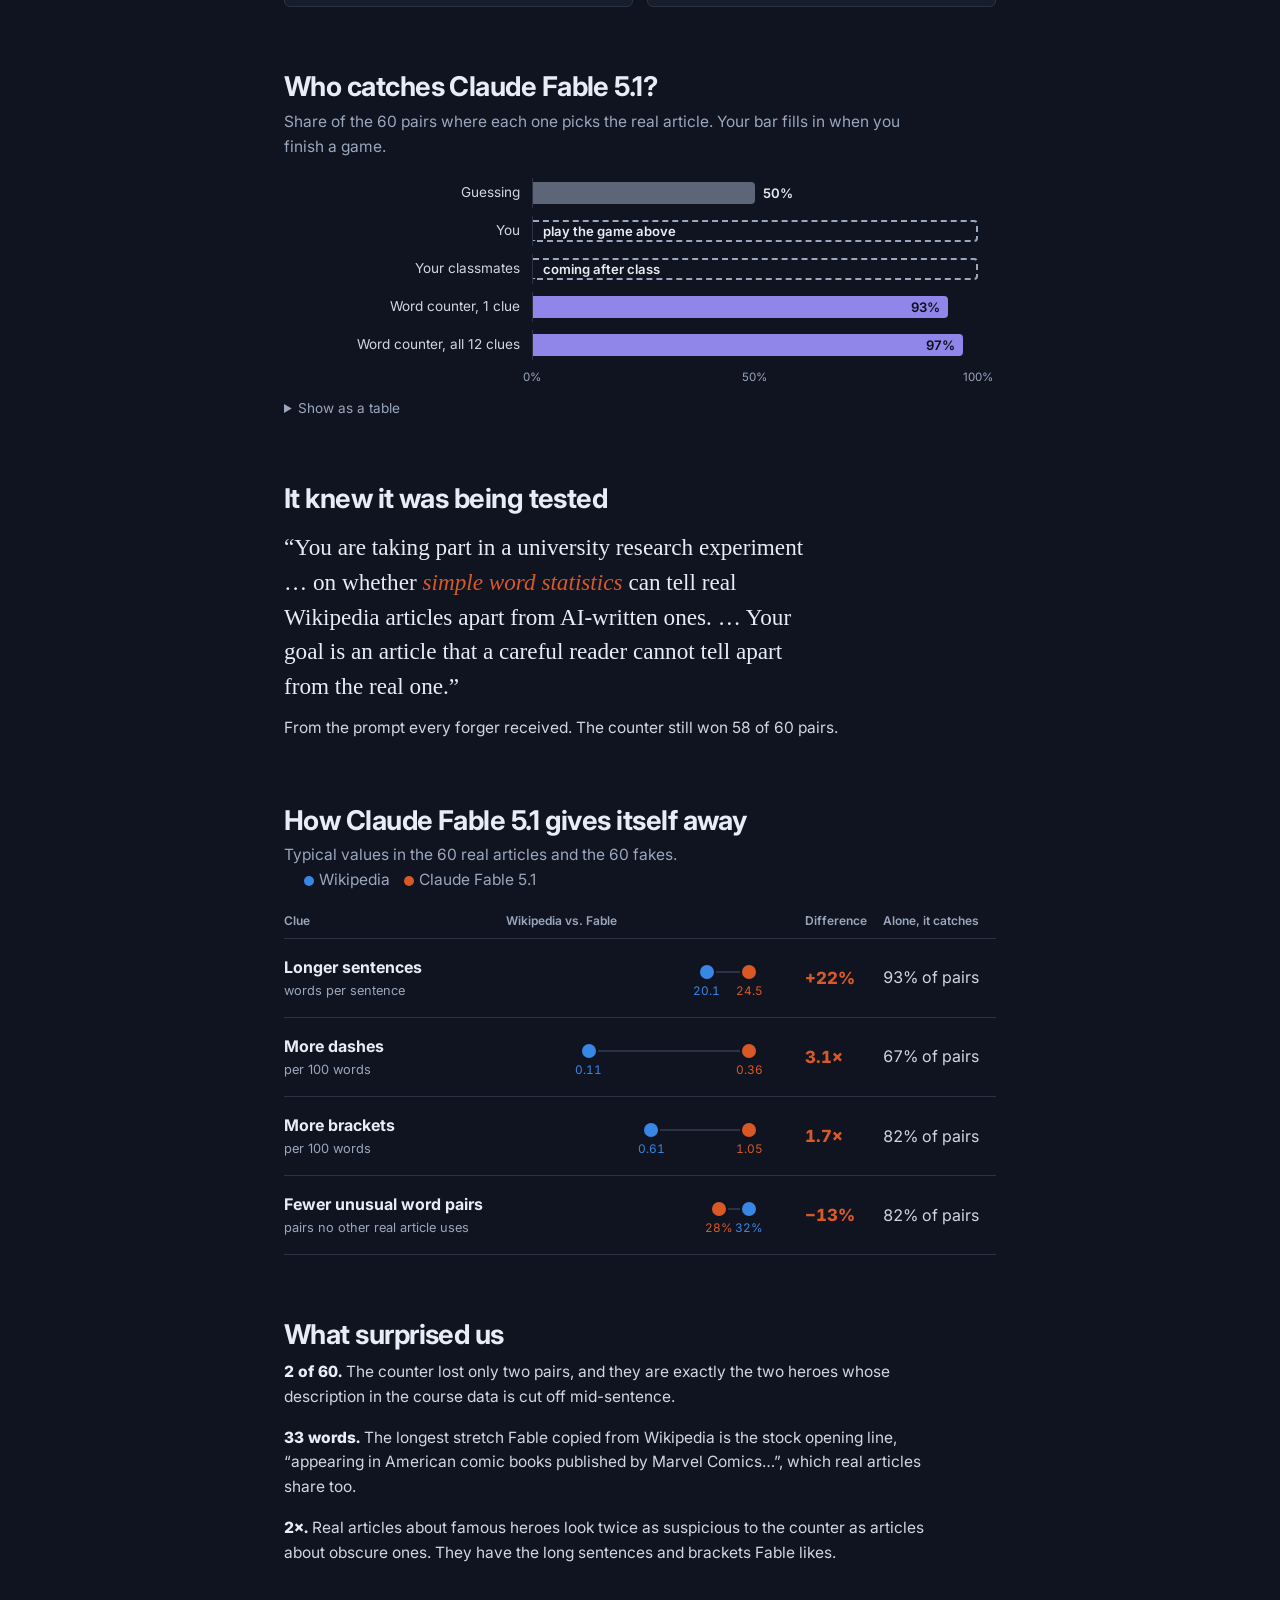
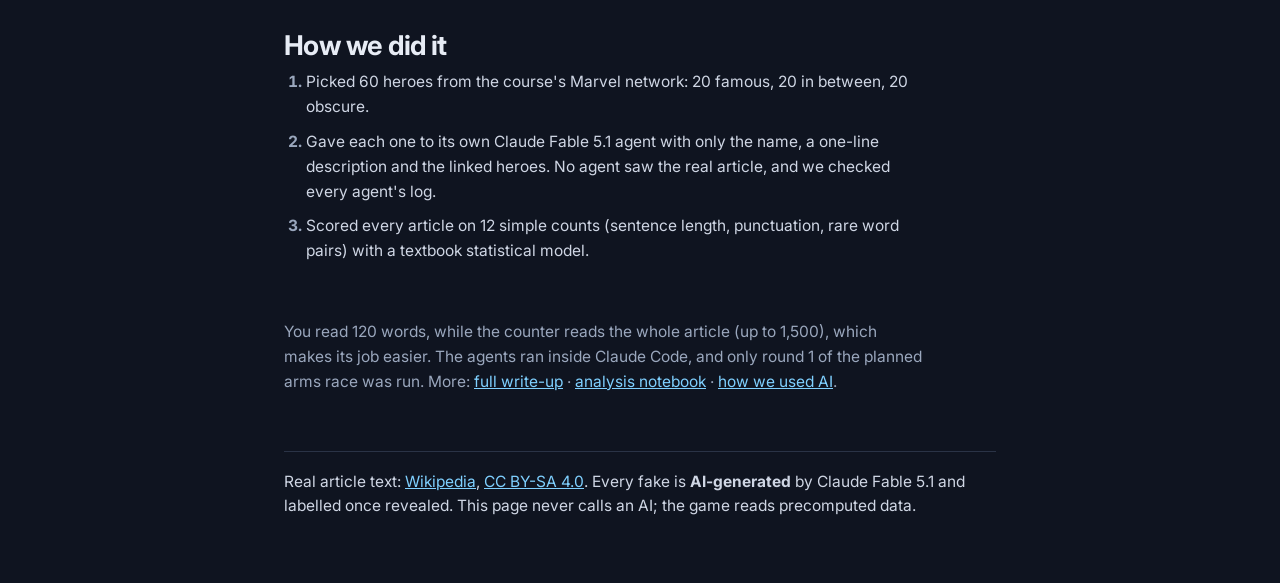
<file: Week5/week5.html>
<!DOCTYPE html>
<html lang="en">
<head>
  <meta charset="UTF-8" />
  <meta name="viewport" content="width=device-width, initial-scale=1.0" />
  <title>Can you spot the AI?</title>
  <link rel="preconnect" href="https://fonts.googleapis.com" />
  <link rel="preconnect" href="https://fonts.gstatic.com" crossorigin />
  <link href="https://fonts.googleapis.com/css2?family=Inter:wght@400;500;600;700;800&display=swap" rel="stylesheet" />
  <link rel="icon" href="data:," />
  <link rel="stylesheet" href="week5.css" />
  <link rel="stylesheet" href="game/game.css" />
</head>
<body>

  <!-- ─── Global Nav ────────────────────────────────────────────── -->
  <nav class="global-nav">
    <div class="global-nav-brand">SOCIAL GRAPHS AND INTERACTIONS</div>
    <div class="global-nav-links">
      <a href="../index.html">Overview</a>
      <a href="../Week1/jonathan-week1.html">Week 1</a>
      <a href="../Week2/week2.html">Week 2</a>
      <a href="../Week3/week3.html">Week 3</a>
      <a href="../Week4/week4.html">Week 4</a>
      <a href="week5.html" class="active">Week 5</a>
    </div>
  </nav>

  <main class="post present">

    <!-- The question + the result as a scoreline -->
    <header class="intro">
      <p class="kicker">Week 5 · DTU 02805</p>
      <h1>Can you spot the <em>AI</em>?</h1>
      <p class="lede">We asked Claude Fable 5.1, Anthropic's most capable publicly available AI, to fake the
        Wikipedia articles of <span data-stat="n_pairs">60</span> Marvel heroes. Then we tried to catch it with
        nothing smarter than counting words.</p>

      <div class="tally">
        <p class="tally-head"><span class="big" data-stat="d1_pairs_won">58</span> of
          <span data-stat="n_pairs">60</span> fakes caught</p>
        <p class="tally-sub">For every hero, the word counter read the real article and Fable's fake and flagged the
          one that looked more suspicious. It flagged the fake <span data-stat="d1_pairs_won">58</span> times.</p>
        <div class="tally-strip" id="tally-strip" aria-hidden="true"></div>
        <p class="tally-key"><span><i class="k caught"></i>fake caught</span>
          <span><i class="k fooled"></i>Fable fooled the counter: <span id="tally-fooled">Scarlet Spider, Kristoff Vernard</span></span></p>
        <p class="tally-meta">Fable wrote <span data-stat="forged_words">63,706</span> words in
          <span data-stat="forger_minutes">108</span> minutes. The counter uses <span data-stat="n_features">12</span>
          counts and no understanding.</p>
      </div>

      <a class="play-link" href="#play">Play the game ↓</a>
    </header>

    <!-- The game -->
    <section id="play">
      <h2>Real or AI?</h2>
      <p class="sub">Two openings about the same hero. One is from Wikipedia, the other was written by Claude
        Fable 5.1. Pick the real one, ten times.</p>
      <div class="game-frame" id="game"><p class="note">Loading…</p></div>
    </section>

    <!-- Main figure -->
    <section>
      <h2>Who catches Claude Fable 5.1?</h2>
      <p class="sub">Share of the <span data-stat="n_pairs">60</span> pairs where each one picks the real article.
        Your bar fills in when you finish a game.</p>
      <div id="vs-figure"><p class="note">Loading…</p></div>
    </section>

    <!-- It was warned -->
    <section>
      <h2>It knew it was being tested</h2>
      <blockquote class="pull">“You are taking part in a university research experiment … on whether
        <mark>simple word statistics</mark> can tell real Wikipedia articles apart from AI-written ones. …
        Your goal is an article that a careful reader cannot tell apart from the real one.”</blockquote>
      <p class="pull-source">From the prompt every forger received. The counter still won
        <span data-stat="d1_pairs_right">58 of 60</span> pairs.</p>
    </section>

    <!-- What gives it away -->
    <section>
      <h2>How Claude Fable 5.1 gives itself away</h2>
      <p class="sub">Typical values in the 60 real articles and the 60 fakes.
        <span class="key"><i class="k real"></i>Wikipedia <i class="k ai"></i>Claude Fable 5.1</span></p>
      <div class="table-wrap"><table class="tells-table" id="tells">
        <tr><td class="note">Loading…</td></tr>
      </table></div>
    </section>

    <!-- What surprised us -->
    <section>
      <h2>What surprised us</h2>
      <ul class="facts">
        <li><span class="fig">2 of 60.</span> The counter lost only two pairs, and they are exactly the two heroes
          whose description in the course data is cut off mid-sentence.</li>
        <li><span class="fig">33 words.</span> The longest stretch Fable copied from Wikipedia is the stock opening
          line, “appearing in American comic books published by Marvel Comics…”, which real articles share too.</li>
        <li><span class="fig">2×.</span> Real articles about famous heroes look twice as suspicious to the counter
          as articles about obscure ones. They have the long sentences and brackets Fable likes.</li>
      </ul>
    </section>

    <!-- What we did -->
    <section id="how">
      <h2>How we did it</h2>
      <ol class="steps-list">
        <li>Picked 60 heroes from the course's Marvel network: 20 famous, 20 in between, 20 obscure.</li>
        <li>Gave each one to its own Claude Fable 5.1 agent with only the name, a one-line description and the
          linked heroes. No agent saw the real article, and we checked every agent's log.</li>
        <li>Scored every article on 12 simple counts (sentence length, punctuation, rare word pairs) with a
          textbook statistical model.</li>
      </ol>
    </section>

    <p class="fine-print">You read 120 words, while the counter reads the whole article (up to 1,500), which makes
      its job easier. The agents ran inside Claude Code, and only round 1 of the planned arms race was run.
      More: <a href="week5-deep-dive.html">full write-up</a> · <a href="notebooks/analysis.ipynb">analysis notebook</a>
      · <a href="AI_METHODS.md">how we used AI</a>.</p>

    <footer class="footer">
      <p>Real article text: <a href="https://en.wikipedia.org/" target="_blank" rel="noopener">Wikipedia</a>,
        <a href="https://creativecommons.org/licenses/by-sa/4.0/" target="_blank" rel="noopener">CC BY-SA 4.0</a>.
        Every fake is <strong>AI-generated</strong> by Claude Fable 5.1 and labelled once revealed. This page never
        calls an AI; the game reads precomputed data.</p>
    </footer>
  </main>

  <script src="game/game.js"></script>
  <script src="week5.js"></script>
</body>
</html>
</file>
<file: Week3/week3.css>
/* ═══════════════════════════════════════════════════════════════════
   Graphle — style.css  (v2 — Wordle-inspired tile UI)
   ═══════════════════════════════════════════════════════════════════ */

/* ── Reset ─────────────────────────────────────────────────────── */
*, *::before, *::after { box-sizing: border-box; margin: 0; padding: 0; }

:root {
  --bg:          #121213;
  --surface:     #1a1a1b;
  --tile-empty:  #3a3a3c;
  --tile-border: #565758;
  --text:        #ffffff;
  --text-dim:    #818384;
  --green:       #538d4e;
  --yellow:      #b59f3b;
  --orange:      #e67e22;
  --red:         #c0392b;
  --accent:      #7c4dff;
  --radius:      6px;
  --board-w:     520px;
}

html { font-size: 16px; }

body {
  font-family: "Inter", system-ui, -apple-system, sans-serif;
  background: var(--bg);
  color: var(--text);
  min-height: 100dvh;
  display: flex;
  flex-direction: column;
}

/* ── Navbar ────────────────────────────────────────────────────── */
#navbar {
  display: flex;
  align-items: center;
  justify-content: space-between;
  padding: 0 16px;
  height: 52px;
  border-bottom: 1px solid var(--tile-empty);
}

.nav-title h1 {
  font-size: 1.65rem;
  font-weight: 800;
  letter-spacing: 0.18em;
  text-align: center;
}

.nav-icon {
  background: none;
  border: 1px solid var(--tile-empty);
  color: var(--text);
  width: 36px;
  height: 36px;
  border-radius: 50%;
  font-size: 1.1rem;
  cursor: pointer;
  display: flex;
  align-items: center;
  justify-content: center;
  transition: background 0.2s;
}
.nav-icon:hover { background: var(--tile-empty); }

.nav-right {
  display: flex;
  align-items: center;
  gap: 10px;
}

.badge {
  font-size: 0.7rem;
  color: var(--text-dim);
  background: var(--surface);
  padding: 3px 10px;
  border-radius: 12px;
  border: 1px solid var(--tile-empty);
}

/* ── Main Game Layout ──────────────────────────────────────────── */
#game {
  flex: 1;
  display: flex;
  flex-direction: column;
  align-items: center;
  width: 100%;
  max-width: 680px;
  gap: 10px;
}

/* ── Graph Visualization ───────────────────────────────────────── */
#graph-container {
  width: 100%;
  max-width: 680px;
  height: 380px;
  position: relative;
  border-radius: 10px;
  border: 1px solid var(--tile-empty);
  overflow: hidden;
  background: #0d0d0e;
  flex-shrink: 0;
}

#graph-canvas {
  display: block;
  width: 100%;
  height: 100%;
  cursor: grab;
  touch-action: none; /* Prevent scroll while panning */
}
#graph-canvas:active {
  cursor: grabbing;
}

#graph-loading {
  position: absolute;
  inset: 0;
  display: flex;
  align-items: center;
  justify-content: center;
  font-size: 0.85rem;
  color: var(--text-dim);
  background: #0d0d0e;
  z-index: 10;
  transition: opacity 0.5s;
}
#graph-loading.done {
  opacity: 0;
  pointer-events: none;
}

#graph-legend {
  position: absolute;
  bottom: 8px;
  left: 10px;
  display: flex;
  gap: 14px;
  font-size: 0.6rem;
  color: rgba(255,255,255,0.4);
  z-index: 5;
}
.gl-item {
  display: flex;
  align-items: center;
  gap: 4px;
}
.gl-dot {
  width: 8px;
  height: 8px;
  border-radius: 50%;
}
.gl-dot.gl-target       { background: #fff; box-shadow: 0 0 6px #fff; }
.gl-dot.gl-guess-close  { background: var(--green); }
.gl-dot.gl-guess-far    { background: var(--red); }
.gl-line {
  width: 16px;
  height: 2px;
  background: var(--accent);
  border-radius: 1px;
  box-shadow: 0 0 4px var(--accent);
}

/* ── Board ─────────────────────────────────────────────────────── */
#board-container {
  flex: 1;
  display: flex;
  align-items: center;
  justify-content: center;
  width: 100%;
}

#board {
  display: flex;
  flex-direction: column;
  gap: 6px;
  width: 100%;
  max-width: var(--board-w);
}

/* Each guess row = 5 tiles  (Name + 4 clue tiles) */
.tile-row {
  display: grid;
  grid-template-columns: 2fr repeat(4, 1fr);
  gap: 6px;
  width: 100%;
}

/* Individual tile */
.tile {
  aspect-ratio: auto;
  min-height: 58px;
  display: flex;
  flex-direction: column;
  align-items: center;
  justify-content: center;
  border: 2px solid var(--tile-empty);
  border-radius: var(--radius);
  font-weight: 700;
  font-size: 0.85rem;
  text-transform: uppercase;
  background: transparent;
  color: var(--text);
  transition: border-color 0.1s;
  /* for flip animation */
  perspective: 300px;
}

.tile.name-tile {
  font-size: 0.78rem;
  font-weight: 600;
  letter-spacing: 0.03em;
  text-transform: none;
}

/* Tile states */
.tile.filled {
  border-color: var(--tile-border);
}

.tile.revealed {
  border-color: transparent;
  animation: flipIn 0.5s ease forwards;
}

.tile.revealed.dist-0 { background: var(--green);  }
.tile.revealed.dist-1 { background: var(--yellow); }
.tile.revealed.dist-2 { background: var(--orange); }
.tile.revealed.dist-3 { background: var(--red);    }
.tile.revealed.neutral { background: var(--tile-empty); }
.tile.revealed.match   { background: var(--green); }

/* Staggered flip delay per tile in a row */
.tile-row .tile:nth-child(1) { animation-delay: 0s;    }
.tile-row .tile:nth-child(2) { animation-delay: 0.15s; }
.tile-row .tile:nth-child(3) { animation-delay: 0.3s;  }
.tile-row .tile:nth-child(4) { animation-delay: 0.45s; }
.tile-row .tile:nth-child(5) { animation-delay: 0.6s;  }

@keyframes flipIn {
  0%   { transform: scaleY(1);   }
  50%  { transform: scaleY(0);   }
  100% { transform: scaleY(1);   }
}

/* Tile inner content */
.tile .tile-label {
  font-size: 0.55rem;
  font-weight: 400;
  letter-spacing: 0.06em;
  color: rgba(255,255,255,0.65);
  margin-bottom: 1px;
  text-transform: uppercase;
}
.tile .tile-value {
  font-size: 0.95rem;
  font-weight: 700;
  line-height: 1.1;
}
.tile .tile-arrow {
  font-size: 0.85rem;
  line-height: 1;
}

/* Win row bounce */
.tile-row.win .tile {
  animation: bounce 0.6s ease;
}
.tile-row.win .tile:nth-child(1) { animation-delay: 0.0s;  }
.tile-row.win .tile:nth-child(2) { animation-delay: 0.1s;  }
.tile-row.win .tile:nth-child(3) { animation-delay: 0.2s;  }
.tile-row.win .tile:nth-child(4) { animation-delay: 0.3s;  }
.tile-row.win .tile:nth-child(5) { animation-delay: 0.4s;  }

@keyframes bounce {
  0%, 100% { transform: translateY(0); }
  40%      { transform: translateY(-20px); }
  60%      { transform: translateY(-8px); }
}

/* ── Input Area ────────────────────────────────────────────────── */
#input-area {
  display: flex;
  gap: 6px;
  width: 100%;
  max-width: var(--board-w);
}

.search-wrapper {
  flex: 1;
  position: relative;
}

#search-input {
  width: 100%;
  height: 48px;
  padding: 0 16px;
  border-radius: var(--radius);
  border: 2px solid var(--tile-empty);
  background: var(--surface);
  color: var(--text);
  font-size: 0.95rem;
  font-weight: 600;
  outline: none;
  transition: border-color 0.2s;
}
#search-input::placeholder {
  color: var(--text-dim);
  font-weight: 400;
}
#search-input:focus {
  border-color: var(--accent);
}

#search-input.shake {
  animation: shake 0.4s ease;
}
@keyframes shake {
  0%, 100% { transform: translateX(0); }
  20%      { transform: translateX(-8px); }
  40%      { transform: translateX(8px); }
  60%      { transform: translateX(-6px); }
  80%      { transform: translateX(4px); }
}

#btn-guess {
  height: 48px;
  padding: 0 24px;
  border: none;
  border-radius: var(--radius);
  background: var(--green);
  color: #fff;
  font-weight: 700;
  font-size: 0.85rem;
  letter-spacing: 0.1em;
  cursor: pointer;
  transition: opacity 0.2s, filter 0.2s;
}
#btn-guess:disabled {
  background: var(--tile-empty);
  opacity: 0.5;
  cursor: not-allowed;
}
#btn-guess:not(:disabled):hover {
  filter: brightness(1.15);
}

#guess-label {
  font-size: 0.75rem;
  color: var(--text-dim);
  text-align: center;
  letter-spacing: 0.04em;
}

/* ── Autocomplete ──────────────────────────────────────────────── */
#autocomplete-list {
  position: absolute;
  bottom: calc(100% + 6px);
  left: 0;
  right: 0;
  max-height: 260px;
  overflow-y: auto;
  background: #242426;
  border: 1px solid var(--tile-border);
  border-radius: var(--radius);
  list-style: none;
  z-index: 100;
  box-shadow: 0 -4px 20px rgba(0,0,0,0.5);
}
#autocomplete-list.hidden { display: none; }

#autocomplete-list li {
  padding: 10px 16px;
  cursor: pointer;
  font-size: 0.88rem;
  font-weight: 500;
  border-bottom: 1px solid rgba(255,255,255,0.06);
  transition: background 0.12s;
}
#autocomplete-list li:last-child { border-bottom: none; }
#autocomplete-list li:hover,
#autocomplete-list li.active {
  background: var(--accent);
  color: #fff;
}

/* Highlighted matching text */
#autocomplete-list li mark {
  background: none;
  color: var(--accent);
  font-weight: 700;
}
#autocomplete-list li:hover mark,
#autocomplete-list li.active mark {
  color: #fff;
}

/* Hint row (on focus, empty input) */
#autocomplete-list li.ac-hint {
  cursor: default;
  padding: 8px 16px;
  border-bottom: 1px solid rgba(255,255,255,0.08);
}
#autocomplete-list li.ac-hint:hover {
  background: transparent;
}
.hint-label {
  font-size: 0.75rem;
  color: var(--text-dim);
  font-weight: 400;
}

/* No-match row */
#autocomplete-list li.ac-no-match {
  cursor: default;
  display: flex;
  flex-direction: column;
  gap: 6px;
  padding: 12px 16px;
}
#autocomplete-list li.ac-no-match:hover {
  background: transparent;
}
.no-match-text {
  font-size: 0.82rem;
  color: var(--text-dim);
}
.no-match-try {
  font-size: 0.78rem;
  color: var(--text-dim);
}
.suggestion {
  color: var(--accent);
  cursor: pointer;
  font-weight: 600;
  text-decoration: underline;
  text-decoration-color: rgba(124,77,255,0.3);
  text-underline-offset: 2px;
}
.suggestion:hover {
  color: #fff;
  text-decoration-color: #fff;
}

/* ── Overlays & Modals ─────────────────────────────────────────── */
.overlay {
  position: fixed;
  inset: 0;
  background: rgba(0, 0, 0, 0.7);
  display: flex;
  align-items: center;
  justify-content: center;
  z-index: 500;
  backdrop-filter: blur(3px);
}
.overlay.hidden { display: none; }

.modal {
  background: var(--surface);
  border: 1px solid var(--tile-empty);
  border-radius: 12px;
  padding: 32px 28px;
  max-width: 420px;
  width: 92%;
  position: relative;
  animation: modalPop 0.3s ease-out;
}

@keyframes modalPop {
  from { transform: scale(0.88); opacity: 0; }
  to   { transform: scale(1);    opacity: 1; }
}

.modal-close {
  position: absolute;
  top: 12px;
  right: 14px;
  background: none;
  border: none;
  color: var(--text-dim);
  font-size: 1.2rem;
  cursor: pointer;
}
.modal-close:hover { color: var(--text); }

/* Help modal */
.help-modal h2 {
  font-size: 1.3rem;
  margin-bottom: 12px;
  text-align: center;
}
.help-modal p {
  color: var(--text-dim);
  line-height: 1.55;
  margin-bottom: 14px;
  font-size: 0.88rem;
}
.help-section h3 {
  font-size: 0.85rem;
  margin-bottom: 10px;
  color: var(--text);
}
.help-tiles {
  display: flex;
  flex-direction: column;
  gap: 10px;
  margin-bottom: 16px;
}
.help-tile-row {
  display: flex;
  align-items: flex-start;
  gap: 12px;
}
.mini-tile {
  width: 40px;
  height: 40px;
  border-radius: 4px;
  display: flex;
  align-items: center;
  justify-content: center;
  font-weight: 700;
  font-size: 0.9rem;
  flex-shrink: 0;
}
.mini-tile.dist-0 { background: var(--green); }
.mini-tile.neutral { background: var(--tile-empty); }
.help-tile-row span {
  font-size: 0.82rem;
  color: var(--text-dim);
  line-height: 1.45;
}
.color-key {
  display: block;
  margin-top: 3px;
  font-size: 0.72rem;
}
.help-hint {
  text-align: center;
  font-size: 0.82rem;
  color: var(--yellow);
}

/* Result modal */
.result-modal {
  text-align: center;
}
#result-emoji {
  font-size: 3rem;
  margin-bottom: 8px;
}
.result-modal h2 {
  font-size: 1.4rem;
  margin-bottom: 8px;
}
.result-modal p {
  color: var(--text-dim);
  line-height: 1.55;
  margin-bottom: 20px;
  font-size: 0.9rem;
}
#result-stats {
  display: flex;
  justify-content: center;
  gap: 20px;
  margin-bottom: 20px;
}
.stat-box {
  text-align: center;
}
.stat-box .stat-val {
  font-size: 1.5rem;
  font-weight: 800;
}
.stat-box .stat-label {
  font-size: 0.65rem;
  color: var(--text-dim);
  text-transform: uppercase;
  letter-spacing: 0.05em;
}
.btn-primary {
  padding: 12px 32px;
  border: none;
  border-radius: var(--radius);
  background: var(--green);
  color: #fff;
  font-weight: 700;
  font-size: 0.95rem;
  cursor: pointer;
  letter-spacing: 0.06em;
}
.btn-primary:hover { filter: brightness(1.15); }

/* ── Scrollbar ─────────────────────────────────────────────────── */
::-webkit-scrollbar       { width: 6px; }
::-webkit-scrollbar-track { background: var(--bg); }
::-webkit-scrollbar-thumb { background: var(--tile-empty); border-radius: 3px; }

/* ── Responsive ────────────────────────────────────────────────── */
@media (max-width: 560px) {
  :root { --board-w: 100%; }
  #graph-container { height: 260px; }
  .tile { min-height: 50px; }
  .tile .tile-value { font-size: 0.8rem; }
  .tile .tile-label { font-size: 0.48rem; }
  .tile.name-tile   { font-size: 0.65rem; }
  .nav-title h1     { font-size: 1.2rem; }
  #graph-legend { gap: 8px; font-size: 0.5rem; }
}

/* ── Toasts ────────────────────────────────────────────────────── */
#toast-container {
  position: absolute;
  top: 90px;
  left: 50%;
  transform: translateX(-50%);
  z-index: 1000;
  display: flex;
  flex-direction: column;
  gap: 10px;
  pointer-events: none;
}

.toast {
  background: rgba(20, 20, 25, 0.95);
  color: #fff;
  padding: 12px 20px;
  border-radius: 8px;
  border: 1px solid rgba(124, 77, 255, 0.4);
  font-weight: 500;
  font-size: 14px;
  line-height: 1.4;
  box-shadow: 0 4px 12px rgba(0,0,0,0.5);
  animation: toast-in 0.3s ease-out forwards;
  text-align: center;
}

.toast.fade-out {
  animation: toast-out 0.4s ease-in forwards;
}

@keyframes toast-in {
  from { opacity: 0; transform: translateY(-20px); }
  to { opacity: 1; transform: translateY(0); }
}

@keyframes toast-out {
  from { opacity: 1; transform: translateY(0); }
  to { opacity: 0; transform: translateY(-20px); }
}

/* ── Tooltip ───────────────────────────────────────────────────── */
#hover-tooltip {
  position: fixed;
  background: rgba(20, 20, 25, 0.95);
  color: #fff;
  padding: 10px 14px;
  border-radius: 8px;
  border: 1px solid rgba(124, 77, 255, 0.4);
  box-shadow: 0 4px 12px rgba(0,0,0,0.5);
  pointer-events: none;
  z-index: 2000;
  font-family: Inter, system-ui, sans-serif;
  transform: translate(-50%, -100%);
  white-space: nowrap;
}
#hover-tooltip.hidden { display: none; }
#hover-tooltip .tt-name { font-weight: 700; font-size: 13px; margin-bottom: 8px; text-align: center; color: var(--accent); }
#hover-tooltip .tt-stat { font-size: 11px; color: var(--text-dim); display: flex; justify-content: space-between; gap: 16px; margin-bottom: 3px; }
#hover-tooltip .tt-stat:last-child { margin-bottom: 0; }
#hover-tooltip .tt-val { color: #fff; font-family: monospace; font-size: 12px;}

/* ── Global Nav ────────────────────────────────────────────────── */
.global-nav {
  width: 100%;
  min-height: 54px;
  background-color: #161d2b;
  border-bottom: 1px solid rgba(255, 255, 255, 0.05);
  display: flex;
  justify-content: space-between;
  align-items: center;
  padding: 0 32px;
  box-sizing: border-box;
  font-family: 'Inter', system-ui, sans-serif;
  flex-shrink: 0;
}

.global-nav-brand {
  color: #fff;
  font-weight: 700;
  font-size: 0.8rem;
  letter-spacing: 0.08em;
  text-transform: uppercase;
}

.global-nav-links {
  display: flex;
  gap: 24px;
}

.global-nav-links a {
  text-decoration: none;
  color: #9aa7bd;
  font-size: 0.9rem;
  font-weight: 500;
  transition: color 0.2s;
}

.global-nav-links a:hover {
  color: #fff;
}

.global-nav-links a.active {
  color: #6c8dff;
}

@media (max-width: 650px) {
  .global-nav {
    flex-direction: column;
    padding: 12px 16px;
    gap: 12px;
  }
}

/* ── Page Layout (Sidebar + Game) ──────────────────────────────── */
.page-layout {
  display: flex;
  flex-direction: row;
  justify-content: center;
  align-items: flex-start;
  gap: 32px;
  width: 100%;
  max-width: 1100px;
  margin: 0 auto;
  padding: 24px 16px;
  flex: 1;
}

.sidebar-help {
  width: 280px;
  flex-shrink: 0;
  background: var(--surface);
  border: 1px solid var(--tile-empty);
  border-radius: 12px;
  padding: 20px;
  position: sticky;
  top: 24px;
}

.sidebar-help h2 {
  margin-bottom: 8px;
  font-size: 1.25rem;
}

.sidebar-help p {
  font-size: 0.9rem;
  color: var(--text-dim);
  margin-bottom: 16px;
}

.sidebar-help .help-section h3 {
  font-size: 0.95rem;
  margin-bottom: 8px;
  color: #fff;
}

.sidebar-help .help-section ul {
  color: var(--text-dim);
  font-size: 0.85rem;
  line-height: 1.5;
  margin-left: 20px;
  margin-bottom: 16px;
}

.sidebar-help .help-hint {
  background: rgba(124, 77, 255, 0.15);
  border: 1px solid rgba(124, 77, 255, 0.4);
  padding: 12px;
  border-radius: 8px;
  color: #fff;
  font-size: 0.85rem;
  margin-top: 16px;
  margin-bottom: 0;
}

@media (max-width: 900px) {
  .page-layout {
    flex-direction: column-reverse;
    align-items: center;
  }
  .sidebar-help {
    width: 100%;
    max-width: 680px;
    position: static;
  }
}
</file>
<file: Week4/week4.css>
/* ═══════════════════════════════════════════════════════════════════
   Week 4 — Disparity filter + edge-betweenness bridge cutting
   Philosophers network
   ═══════════════════════════════════════════════════════════════════ */

*, *::before, *::after { box-sizing: border-box; margin: 0; padding: 0; }

:root {
  --bg:          #0f1420;
  --panel:       #161d2b;
  --panel-soft:  #1c2436;
  --line:        #2a3346;
  --text:        #e7ecf5;
  --muted:       #9aa7bd;
  --accent:      #6c8dff;
  --accent-2:    #7fd0ff;
  --danger:      #ff6c7d;
  --radius:      10px;
}

html { font-size: 16px; color-scheme: dark; }

body {
  font-family: "Inter", system-ui, -apple-system, sans-serif;
  background: var(--bg);
  color: var(--text);
  min-height: 100dvh;
  display: flex;
  flex-direction: column;
}

/* ── Global Nav (matches rest of site) ───────────────────────────── */
.global-nav {
  width: 100%;
  min-height: 54px;
  background-color: #161d2b;
  border-bottom: 1px solid rgba(255, 255, 255, 0.05);
  display: flex;
  justify-content: space-between;
  align-items: center;
  padding: 0 32px;
  box-sizing: border-box;
  font-family: 'Inter', system-ui, sans-serif;
  flex-shrink: 0;
}
.global-nav-brand {
  color: #fff;
  font-weight: 700;
  font-size: 0.8rem;
  letter-spacing: 0.08em;
  text-transform: uppercase;
}
.global-nav-links { display: flex; gap: 24px; }
.global-nav-links a {
  text-decoration: none;
  color: #9aa7bd;
  font-size: 0.9rem;
  font-weight: 500;
  transition: color 0.2s;
}
.global-nav-links a:hover { color: #fff; }
.global-nav-links a.active { color: #6c8dff; }
@media (max-width: 650px) {
  .global-nav { flex-direction: column; padding: 12px 16px; gap: 12px; }
}

/* ── Page header ──────────────────────────────────────────────────── */
.page-header {
  max-width: 1400px;
  width: 100%;
  margin: 0 auto;
  padding: 28px 24px 8px;
}
.page-header .eyebrow {
  display: inline-block;
  padding: 6px 12px;
  border-radius: 999px;
  background: var(--panel-soft);
  border: 1px solid var(--line);
  font-size: 0.7rem;
  letter-spacing: 0.08em;
  text-transform: uppercase;
  color: var(--accent);
  font-weight: 700;
  margin-bottom: 12px;
}
.page-header h1 {
  font-size: clamp(1.6rem, 3vw, 2.2rem);
  letter-spacing: -0.02em;
  margin-bottom: 8px;
}
.page-header p {
  color: var(--muted);
  max-width: 760px;
  font-size: 0.95rem;
  line-height: 1.6;
}

/* ── Layout ───────────────────────────────────────────────────────── */
.app-layout {
  flex: 1;
  width: 100%;
  max-width: 1400px;
  margin: 0 auto;
  padding: 16px 24px 40px;
  display: grid;
  grid-template-columns: 300px 1fr 300px;
  gap: 18px;
  align-items: start;
}

.panel {
  background: var(--panel);
  border: 1px solid var(--line);
  border-radius: var(--radius);
  padding: 16px;
}

.panel h2 {
  font-size: 0.95rem;
  margin-bottom: 4px;
  display: flex;
  align-items: center;
  gap: 8px;
}
.panel h2 .step-num {
  display: inline-flex;
  align-items: center;
  justify-content: center;
  width: 20px;
  height: 20px;
  border-radius: 50%;
  background: var(--accent);
  color: #0b0f18;
  font-size: 0.7rem;
  font-weight: 800;
}
.panel .sub {
  font-size: 0.78rem;
  color: var(--muted);
  margin-bottom: 14px;
  line-height: 1.5;
}

/* ── Sidebar: controls ────────────────────────────────────────────── */
.sidebar { display: flex; flex-direction: column; gap: 18px; position: sticky; top: 16px; }

.slider-row {
  display: flex;
  align-items: center;
  gap: 10px;
  margin-bottom: 10px;
}
.slider-row input[type="range"] {
  flex: 1;
  accent-color: var(--accent);
}
.alpha-value {
  font-family: ui-monospace, SFMono-Regular, Menlo, Consolas, monospace;
  font-size: 0.85rem;
  background: var(--panel-soft);
  border: 1px solid var(--line);
  border-radius: 6px;
  padding: 3px 8px;
  min-width: 58px;
  text-align: center;
}

.preset-row {
  display: flex;
  flex-wrap: wrap;
  gap: 6px;
  margin-bottom: 14px;
}
.preset-btn {
  background: var(--panel-soft);
  border: 1px solid var(--line);
  color: var(--muted);
  font-size: 0.72rem;
  padding: 4px 9px;
  border-radius: 999px;
  cursor: pointer;
  font-family: ui-monospace, monospace;
  transition: all 0.15s;
}
.preset-btn:hover { border-color: var(--accent); color: var(--text); }
.preset-btn.active { background: var(--accent); border-color: var(--accent); color: #0b0f18; font-weight: 700; }

.stat-grid {
  display: grid;
  grid-template-columns: 1fr 1fr;
  gap: 8px;
  margin-bottom: 12px;
}
.stat-box {
  background: var(--panel-soft);
  border: 1px solid var(--line);
  border-radius: 8px;
  padding: 8px 10px;
}
.stat-box .stat-label {
  font-size: 0.65rem;
  text-transform: uppercase;
  letter-spacing: 0.05em;
  color: var(--muted);
  margin-bottom: 2px;
}
.stat-box .stat-value {
  font-size: 1.05rem;
  font-weight: 700;
  font-family: ui-monospace, monospace;
}
.stat-box .stat-value.big { color: var(--accent-2); }

.caption-box {
  background: var(--panel-soft);
  border: 1px dashed var(--line);
  border-radius: 8px;
  padding: 10px 12px;
  font-size: 0.78rem;
  color: var(--muted);
  line-height: 1.55;
}
.caption-box strong { color: var(--text); }

.layout-toggle {
  display: flex;
  gap: 6px;
  margin-top: 12px;
}
.layout-toggle button {
  flex: 1;
  background: var(--panel-soft);
  border: 1px solid var(--line);
  color: var(--muted);
  font-size: 0.72rem;
  padding: 6px 4px;
  border-radius: 6px;
  cursor: pointer;
}
.layout-toggle button.active { border-color: var(--accent-2); color: var(--text); }

/* ── Bridge-cutting controls ──────────────────────────────────────── */
.btn-row { display: flex; flex-wrap: wrap; gap: 8px; margin-bottom: 12px; }
.btn {
  background: linear-gradient(135deg, var(--accent), var(--accent-2));
  color: #0b0f18;
  border: none;
  font-weight: 700;
  font-size: 0.8rem;
  padding: 8px 14px;
  border-radius: 8px;
  cursor: pointer;
  transition: transform 0.15s, box-shadow 0.15s;
}
.btn:hover:not(:disabled) { transform: translateY(-1px); box-shadow: 0 8px 18px rgba(108,141,255,0.3); }
.btn:disabled { opacity: 0.4; cursor: not-allowed; }
.btn.secondary {
  background: var(--panel-soft);
  border: 1px solid var(--line);
  color: var(--text);
}
.btn.danger {
  background: var(--panel-soft);
  border: 1px solid var(--danger);
  color: var(--danger);
}

.num-input-row { display: flex; align-items: center; gap: 8px; margin-bottom: 12px; }
.num-input-row input {
  width: 60px;
  background: var(--panel-soft);
  border: 1px solid var(--line);
  color: var(--text);
  border-radius: 6px;
  padding: 5px 6px;
  font-family: ui-monospace, monospace;
  font-size: 0.85rem;
}
.num-input-row label { font-size: 0.78rem; color: var(--muted); }

.components-readout {
  display: flex;
  align-items: baseline;
  gap: 10px;
  background: var(--panel-soft);
  border: 1px solid var(--line);
  border-radius: 8px;
  padding: 10px 12px;
  margin-bottom: 12px;
}
.components-readout .big-num {
  font-size: 1.9rem;
  font-weight: 800;
  color: var(--accent-2);
  font-family: ui-monospace, monospace;
  line-height: 1;
}
.components-readout .lbl { font-size: 0.75rem; color: var(--muted); }

#sparkline { display: block; width: 100%; height: 46px; margin-bottom: 12px; }

.cut-log {
  max-height: 220px;
  overflow-y: auto;
  display: flex;
  flex-direction: column;
  gap: 4px;
}
.cut-log-entry {
  font-size: 0.72rem;
  background: var(--panel-soft);
  border: 1px solid var(--line);
  border-radius: 6px;
  padding: 6px 8px;
  color: var(--muted);
  display: flex;
  justify-content: space-between;
  gap: 6px;
}
.cut-log-entry .rank { color: var(--accent-2); font-family: ui-monospace, monospace; }
.cut-log-entry .names { color: var(--text); flex: 1; overflow: hidden; text-overflow: ellipsis; white-space: nowrap; margin: 0 6px; }
.cut-log-empty { font-size: 0.75rem; color: var(--muted); font-style: italic; padding: 8px 2px; }

/* ── Legend panel ─────────────────────────────────────────────────── */
.legend-list { display: flex; flex-direction: column; gap: 6px; max-height: 300px; overflow-y: auto; }
.legend-item { display: flex; align-items: center; gap: 8px; font-size: 0.78rem; }
.legend-dot { width: 10px; height: 10px; border-radius: 50%; flex-shrink: 0; }
.legend-name { color: var(--text); overflow: hidden; text-overflow: ellipsis; white-space: nowrap; }
.legend-count { color: var(--muted); font-family: ui-monospace, monospace; font-size: 0.7rem; margin-left: auto; }

/* ── Graph canvas area ────────────────────────────────────────────── */
.graph-panel { padding: 0; overflow: hidden; display: flex; flex-direction: column; height: 78vh; min-height: 520px; }
.graph-toolbar {
  display: flex;
  align-items: center;
  justify-content: space-between;
  padding: 10px 14px;
  border-bottom: 1px solid var(--line);
  font-size: 0.78rem;
  color: var(--muted);
  flex-shrink: 0;
}
.graph-toolbar .hint { display: flex; gap: 14px; flex-wrap: wrap; }
#graph-container { position: relative; flex: 1; background: #0a0e17; }
#graph-canvas { display: block; width: 100%; height: 100%; cursor: grab; touch-action: none; }
#graph-canvas:active { cursor: grabbing; }

#graph-loading {
  position: absolute;
  inset: 0;
  display: flex;
  align-items: center;
  justify-content: center;
  background: #0a0e17;
  color: var(--muted);
  font-size: 0.9rem;
  transition: opacity 0.3s;
  z-index: 5;
}
#graph-loading.done { opacity: 0; pointer-events: none; }

#hover-tooltip {
  position: absolute;
  z-index: 10;
  pointer-events: none;
  background: rgba(15, 20, 32, 0.96);
  border: 1px solid var(--line);
  border-radius: 8px;
  padding: 10px 12px;
  font-size: 0.78rem;
  max-width: 260px;
  box-shadow: 0 10px 24px rgba(0,0,0,0.4);
  transition: opacity 0.1s;
}
#hover-tooltip.hidden { opacity: 0; }
#hover-tooltip .tt-name { font-weight: 700; margin-bottom: 4px; }
#hover-tooltip .tt-era { color: var(--accent-2); font-size: 0.7rem; margin-bottom: 6px; }
#hover-tooltip .tt-desc { color: var(--muted); font-size: 0.72rem; line-height: 1.4; margin-bottom: 6px; }
#hover-tooltip .tt-stat { font-size: 0.7rem; color: var(--muted); display: flex; justify-content: space-between; gap: 16px; }
#hover-tooltip .tt-val { color: #fff; font-family: ui-monospace, monospace; }

.zoom-controls {
  position: absolute;
  bottom: 12px;
  right: 12px;
  display: flex;
  flex-direction: column;
  gap: 4px;
  z-index: 8;
}
.zoom-controls button {
  width: 30px; height: 30px;
  background: rgba(22,29,43,0.9);
  border: 1px solid var(--line);
  color: var(--text);
  border-radius: 6px;
  cursor: pointer;
  font-size: 1rem;
}
.zoom-controls button:hover { border-color: var(--accent); }

@media (max-width: 1150px) {
  .app-layout { grid-template-columns: 1fr; }
  .sidebar { position: static; }
  .graph-panel { height: 65vh; }
}
</file>
<file: Week5/week5.css>
/* Week 5: The Forger. Page styles (matches the Week 4 look). */
*, *::before, *::after { box-sizing: border-box; margin: 0; padding: 0; }

:root {
  --bg: #0f1420;
  --panel: #161d2b;
  --panel-soft: #1c2436;
  --line: #2a3346;
  --text: #e7ecf5;
  --muted: #9aa7bd;
  --accent: #6c8dff;
  --accent-2: #7fd0ff;
  --radius: 10px;
  /* data colours: validated categorical slots 1-2, dark steps, on --panel */
  --real: #3987e5;
  --forged: #d95926;
  --neutral: #5d6678;
  --human: #199e70;     /* people in the you-vs-machine chart (validated with --machine) */
  --machine: #9085e9;   /* the word counter */
  --good: #3fb67c;
  --bad: #ff6c7d;
  --mark-bg: rgba(217, 89, 38, 0.28);
}

html { font-size: 16px; color-scheme: dark; }
body {
  font-family: "Inter", system-ui, -apple-system, sans-serif;
  background: var(--bg);
  color: var(--text);
  min-height: 100dvh;
  line-height: 1.6;
}
a { color: var(--accent-2); }

/* Global nav, identical to the other weeks */
.global-nav {
  width: 100%; min-height: 54px; background-color: #161d2b;
  border-bottom: 1px solid rgba(255, 255, 255, 0.05);
  display: flex; justify-content: space-between; align-items: center;
  padding: 0 32px;
}
.global-nav-brand { color: #fff; font-weight: 700; font-size: 0.8rem; letter-spacing: 0.08em; text-transform: uppercase; }
.global-nav-links { display: flex; gap: 24px; flex-wrap: wrap; }
.global-nav-links a { text-decoration: none; color: #9aa7bd; font-size: 0.9rem; font-weight: 500; transition: color 0.2s; }
.global-nav-links a:hover { color: #fff; }
.global-nav-links a.active { color: #6c8dff; }
@media (max-width: 650px) { .global-nav { flex-direction: column; padding: 12px 16px; gap: 12px; } }

/* Post layout */
.post { max-width: 860px; margin: 0 auto; padding: 28px 24px 64px; }
.page-header .eyebrow {
  display: inline-block; padding: 6px 12px; border-radius: 999px; background: var(--panel-soft);
  border: 1px solid var(--line); font-size: 0.7rem; letter-spacing: 0.08em; text-transform: uppercase;
  color: var(--accent); font-weight: 700; margin-bottom: 12px;
}
.page-header h1 { font-size: clamp(1.6rem, 3vw, 2.2rem); letter-spacing: -0.02em; line-height: 1.25; margin-bottom: 12px; }
.lede { color: var(--muted); font-size: 1.02rem; }
.post section { margin-top: 40px; }
.post h2 { font-size: 1.25rem; letter-spacing: -0.01em; margin-bottom: 10px; }
.post h3 { font-size: 1rem; margin: 18px 0 6px; }
.post p, .post li { color: #cfd6e4; font-size: 0.97rem; }
.post p + p { margin-top: 10px; }
.post ul, .post ol { padding-left: 22px; margin-top: 8px; }
.post li + li { margin-top: 6px; }
.post blockquote {
  margin: 12px 0; padding: 10px 14px; border-left: 3px solid var(--line); background: var(--panel);
  border-radius: 0 var(--radius) var(--radius) 0; color: var(--muted); font-size: 0.9rem;
}
.panel { background: var(--panel); border: 1px solid var(--line); border-radius: var(--radius); padding: 18px; }
.note { color: var(--muted); font-size: 0.85rem; }
.ai-tag {
  display: inline-block; font-size: 0.7rem; font-weight: 700; letter-spacing: 0.06em; text-transform: uppercase;
  color: var(--forged); vertical-align: middle;
}
.real-tag { color: var(--real); border-color: var(--real); }

/* Main figure */
.figure-title { font-weight: 600; margin-bottom: 4px; }
.figure-sub { color: var(--muted); font-size: 0.85rem; margin-bottom: 12px; }
.fig-row { padding-right: 18px; display: grid; grid-template-columns: minmax(150px, 34%) 1fr; gap: 12px; align-items: center; margin: 8px 0; }
.fig-label { font-size: 0.85rem; color: #cfd6e4; text-align: right; line-height: 1.3; }
.fig-track { position: relative; height: 30px; border-left: 1px solid var(--line); }
.fig-bar {
  position: absolute; left: 0; top: 4px; height: 22px; border-radius: 0 4px 4px 0; background: var(--real);
  outline: none; cursor: default;
}
.fig-bar.reference { background: var(--neutral); }
.fig-bar.you { background: var(--human); }
.fig-bar.machine { background: var(--machine); }
.fig-value.inside { color: #0b0f18; }
.fig-bar.pending { background: transparent; border: 2px dashed var(--muted); border-left: none; width: 100%; }
.fig-bar:hover, .fig-bar:focus-visible { filter: brightness(1.15); box-shadow: 0 0 0 2px var(--panel), 0 0 0 3px var(--muted); }
.fig-value { position: absolute; top: 5px; font-size: 0.82rem; font-weight: 600; color: var(--text); white-space: nowrap; }
.fig-axis { padding-right: 18px; display: grid; grid-template-columns: minmax(150px, 34%) 1fr; gap: 12px; margin-top: 2px; }
.fig-ticks { position: relative; height: 18px; font-size: 0.72rem; color: var(--muted); }
.fig-ticks span { position: absolute; transform: translateX(-50%); }
.fig-tooltip {
  position: fixed; z-index: 20; pointer-events: none; background: #0b0f18; border: 1px solid var(--line);
  border-radius: 8px; padding: 8px 10px; font-size: 0.8rem; max-width: 280px; display: none;
}
.fig-tooltip strong { display: block; font-size: 1rem; color: var(--text); }
.fig-tooltip span { color: var(--muted); }
details.table-view { margin-top: 12px; font-size: 0.85rem; color: var(--muted); }
details.table-view table { border-collapse: collapse; margin-top: 8px; width: 100%; }
details.table-view th, details.table-view td { text-align: left; padding: 4px 8px; border-bottom: 1px solid var(--line); }
details.table-view td.num { text-align: right; font-variant-numeric: tabular-nums; }

.footer { margin-top: 56px; padding-top: 18px; border-top: 1px solid var(--line); color: var(--muted); font-size: 0.82rem; }

/* ───────────── Short page (week5.html) ─────────────
   Layout: one left-aligned reading column. Only the game and the charts are boxed;
   everything else is type and spacing. Serif = Wikipedia's own heading stack, used for article text only. */
.present { --serif: "Linux Libertine", Georgia, "Times New Roman", serif; }
.post.present { max-width: 760px; }
.present .intro { padding-top: 24px; }
.present .kicker { color: var(--muted); font-size: 0.85rem; letter-spacing: 0.02em; }
.present h1 { font-size: clamp(2.3rem, 6.5vw, 3.6rem); line-height: 1.04; letter-spacing: -0.035em; margin: 6px 0 14px; text-wrap: balance; }
.present h1 em { font-style: normal; color: var(--forged); }
.present .lede { max-width: 58ch; font-size: 1.08rem; color: #cfd6e4; }

.tally {
  margin-top: 30px; padding-block: 20px; border-top: 1px solid var(--line); border-bottom: 1px solid var(--line);
  display: flex; flex-direction: column; gap: 10px;
}
.tally-head { font-size: 1.25rem; font-weight: 700; letter-spacing: -0.01em; font-variant-numeric: tabular-nums; }
.tally-head .big { font-size: clamp(3rem, 10vw, 4.4rem); font-weight: 800; line-height: 1; letter-spacing: -0.04em; color: var(--machine); }
.tally-sub { color: var(--text); max-width: 60ch; }
.tally-strip { display: grid; grid-template-columns: repeat(30, 1fr); gap: 3px; max-width: 520px; margin-top: 4px; }
.tally-strip .c { aspect-ratio: 1; max-width: 100%; border-radius: 2px; background: var(--machine); }
.tally-strip .c.fooled { background: var(--forged); }
@media (max-width: 600px) { .tally-strip { grid-template-columns: repeat(20, 1fr); gap: 4px; } }
.tally-key { display: flex; flex-wrap: wrap; gap: 6px 18px; color: var(--muted); font-size: 0.85rem; }
.tally-key .k { display: inline-block; width: 10px; height: 10px; border-radius: 2px; margin-right: 6px; vertical-align: -1px; }
.tally-key .k.caught { background: var(--machine); }
.tally-key .k.fooled { background: var(--forged); }
.tally-meta { color: var(--muted); font-size: 0.85rem; }
.play-link {
  display: inline-block; margin-top: 22px; background: var(--accent); color: #0b0f18; font-weight: 700;
  text-decoration: none; padding: 10px 18px; border-radius: 6px;
}
.play-link:hover { filter: brightness(1.08); }
.play-link:focus-visible { outline: 2px solid var(--accent-2); outline-offset: 3px; }

.post.present section { margin-top: 64px; }
.present h2 { font-size: clamp(1.35rem, 3.2vw, 1.7rem); letter-spacing: -0.02em; line-height: 1.2; margin-bottom: 6px; text-wrap: balance; }
.present .sub { color: var(--muted); margin-bottom: 18px; max-width: 62ch; }
.game-frame { margin-top: 4px; }

/* the twist: a pulled quote in the encyclopedia's serif, no box */
.post blockquote.pull {
  margin: 14px 0 0; padding: 0; border: none; background: none; border-radius: 0;
  font-family: var(--serif); font-size: clamp(1.15rem, 2.6vw, 1.45rem); line-height: 1.5; color: var(--text); max-width: 46ch;
}
.pull mark { background: none; color: var(--forged); font-style: italic; }
.pull-source { color: var(--muted); font-size: 0.88rem; margin-top: 12px; }

/* giveaways: one table, a dot per value on each clue's own scale */
.key { margin-left: 10px; white-space: nowrap; }
.key .k { display: inline-block; width: 10px; height: 10px; border-radius: 50%; margin: 0 5px 0 10px; vertical-align: -1px; }
.key .k.real, .dumb .dot.real { background: var(--real); }
.key .k.ai, .dumb .dot.ai { background: var(--forged); }
.table-wrap { overflow-x: auto; }
.tells-table { width: 100%; border-collapse: collapse; min-width: 520px; }
.tells-table th { text-align: left; font-size: 0.75rem; font-weight: 600; color: var(--muted); padding: 0 12px 8px 0; border-bottom: 1px solid var(--line); }
.tells-table td { padding: 16px 12px 16px 0; border-bottom: 1px solid var(--line); vertical-align: middle; }
.tells-table .clue .t { font-weight: 700; }
.tells-table .clue .u { color: var(--muted); font-size: 0.8rem; }
.tells-table .num { font-variant-numeric: tabular-nums; white-space: nowrap; color: #cfd6e4; }
.tells-table .diff { font-weight: 800; color: var(--forged); font-size: 1.05rem; }
.dumb-cell { width: 42%; }
.dumb { position: relative; height: 40px; margin-inline: 8px; }
.dumb .line { position: absolute; top: 13px; height: 2px; background: var(--line); }
.dumb .dot { position: absolute; top: 7px; width: 14px; height: 14px; border-radius: 50%; transform: translateX(-50%); box-shadow: 0 0 0 2px var(--bg); outline: none; }
.dumb .dot:focus-visible, .dumb .dot:hover { box-shadow: 0 0 0 2px var(--bg), 0 0 0 4px var(--muted); }
.dumb .dlab { position: absolute; top: 24px; transform: translateX(-50%); font-size: 0.74rem; font-variant-numeric: tabular-nums; white-space: nowrap; }
.dumb .dlab.real { color: var(--real); }
.dumb .dlab.ai { color: var(--forged); }

/* surprises and steps: plain lists */
.post .facts { list-style: none; padding: 0; display: grid; gap: 16px; max-width: 64ch; }
.post .facts li + li { margin-top: 0; }
.facts .fig { font-weight: 800; color: var(--text); font-variant-numeric: tabular-nums; }
.steps-list { max-width: 64ch; padding-left: 1.3em; display: grid; gap: 10px; }
.post .steps-list li + li { margin-top: 0; }
.steps-list li::marker { color: var(--muted); font-weight: 700; }

.fine-print { margin-top: 56px; color: var(--muted); font-size: 0.88rem; max-width: 64ch; }
.post .fine-print { color: var(--muted); }
</file>
<file: Week5/game/game.css>
/* Real-or-forged game. Uses the colour tokens defined in week5.css. */
.game { margin-top: 12px; }
.game-controls { display: flex; flex-wrap: wrap; gap: 8px; align-items: center; margin-bottom: 14px; }
.game-controls .label { color: var(--muted); font-size: 0.85rem; margin-right: 4px; }
.g-btn {
  font: inherit; font-size: 0.88rem; font-weight: 600; color: var(--text); background: var(--panel-soft);
  border: 1px solid var(--line); border-radius: 6px; padding: 8px 14px; cursor: pointer;
}
.g-btn:hover:not(:disabled) { border-color: var(--accent); }
.g-btn:focus-visible { outline: 2px solid var(--accent); outline-offset: 2px; }
.g-btn.primary { background: var(--accent); border-color: var(--accent); color: #0b0f18; }
.g-btn.active { border-color: var(--accent); color: var(--accent); }
.g-btn:disabled { opacity: 0.45; cursor: not-allowed; }
.g-status { display: flex; justify-content: space-between; flex-wrap: wrap; gap: 8px; color: var(--muted); font-size: 0.88rem; margin-bottom: 10px; }
.g-status strong { color: var(--text); }
.g-question { font-weight: 600; margin-bottom: 10px; }
.g-cards { display: grid; grid-template-columns: 1fr 1fr; gap: 14px; }
@media (max-width: 720px) { .g-cards { grid-template-columns: 1fr; } }
.g-card { background: var(--panel); border: 1px solid var(--line); border-radius: 6px; padding: 14px 16px; display: flex; flex-direction: column; gap: 10px; min-width: 0; }
.g-card.is-real { border-color: var(--real); }
.g-card.is-forged { border-color: var(--forged); }
.g-card-head { display: flex; justify-content: space-between; align-items: center; gap: 8px; font-size: 0.82rem; color: var(--muted); font-weight: 600; }
.g-text { white-space: pre-line; font-size: 0.9rem; line-height: 1.6; color: #d7deeb; flex: 1; }
#game mark { background: var(--mark-bg); color: inherit; border-bottom: 1px solid var(--forged); padding: 0 1px; border-radius: 2px; }
.g-pick { width: 100%; }
.g-reveal { margin-top: 14px; padding: 14px 16px; border-radius: 6px; background: var(--panel); border: 1px solid var(--line); font-size: 0.9rem; }
.g-reveal .verdict { font-weight: 700; font-size: 1rem; margin-bottom: 6px; }
.g-reveal .verdict.ok { color: var(--good); }
.g-reveal .verdict.no { color: var(--bad); }
.g-reveal p + p { margin-top: 6px; }
.g-prob { display: grid; grid-template-columns: auto 1fr auto; gap: 6px 10px; align-items: center; margin: 8px 0; font-size: 0.84rem; }
.g-prob .track { height: 10px; background: #0b0f18; border-radius: 0 3px 3px 0; position: relative; }
.g-prob .fill { position: absolute; left: 0; top: 0; bottom: 0; border-radius: 0 3px 3px 0; }
.g-prob .num { font-variant-numeric: tabular-nums; color: var(--text); font-weight: 600; }
.g-end { text-align: center; padding: 18px 8px; }
.g-end .scores { display: flex; justify-content: center; gap: 36px; margin: 14px 0; flex-wrap: wrap; }
.g-end .big { font-size: 2.2rem; font-weight: 800; line-height: 1; }
.g-end .cap { color: var(--muted); font-size: 0.82rem; margin-top: 4px; }
.g-end .actions { display: flex; justify-content: center; gap: 10px; flex-wrap: wrap; margin-top: 10px; }
.g-copied { color: var(--good); font-size: 0.85rem; min-height: 1.2em; margin-top: 8px; }

/* compact presentation tweaks */
.g-name { color: var(--text); font-weight: 800; }
.g-prob { display: block; margin: 8px 0; }
.g-prob-title { display: block; color: var(--muted); font-size: 0.82rem; margin-bottom: 6px; }
.g-prob-row { display: grid; grid-template-columns: 34px 1fr 44px; gap: 8px; align-items: center; margin: 4px 0; font-size: 0.84rem; }
.g-prob-row .lbl { color: var(--muted); font-weight: 600; }
.g-reveal .g-btn.primary { margin-top: 10px; }
.g-end-head { font-size: 1.4rem; margin-bottom: 4px; }
.g-end .score.you .big { color: var(--human); }
.g-end .score.machine .big { color: var(--machine); }
.g-text, .g-question, .g-reveal { overflow-wrap: anywhere; }
.g-end-line { font-weight: 600; margin: 4px 0 2px; }

/* excerpts look like the top of a Wikipedia article: serif title over a hairline */
.g-wtitle { font-family: "Linux Libertine", Georgia, "Times New Roman", serif; font-size: 1.25rem; font-weight: 400;
  color: var(--text); padding-bottom: 4px; border-bottom: 1px solid var(--line); margin: 0; }
.g-wsub { color: var(--muted); font-size: 0.75rem; margin-top: -6px; }
.g-end { text-align: left; padding: 6px 2px; }
.g-end .scores { justify-content: flex-start; }
.g-end .actions { justify-content: flex-start; }
</file>
